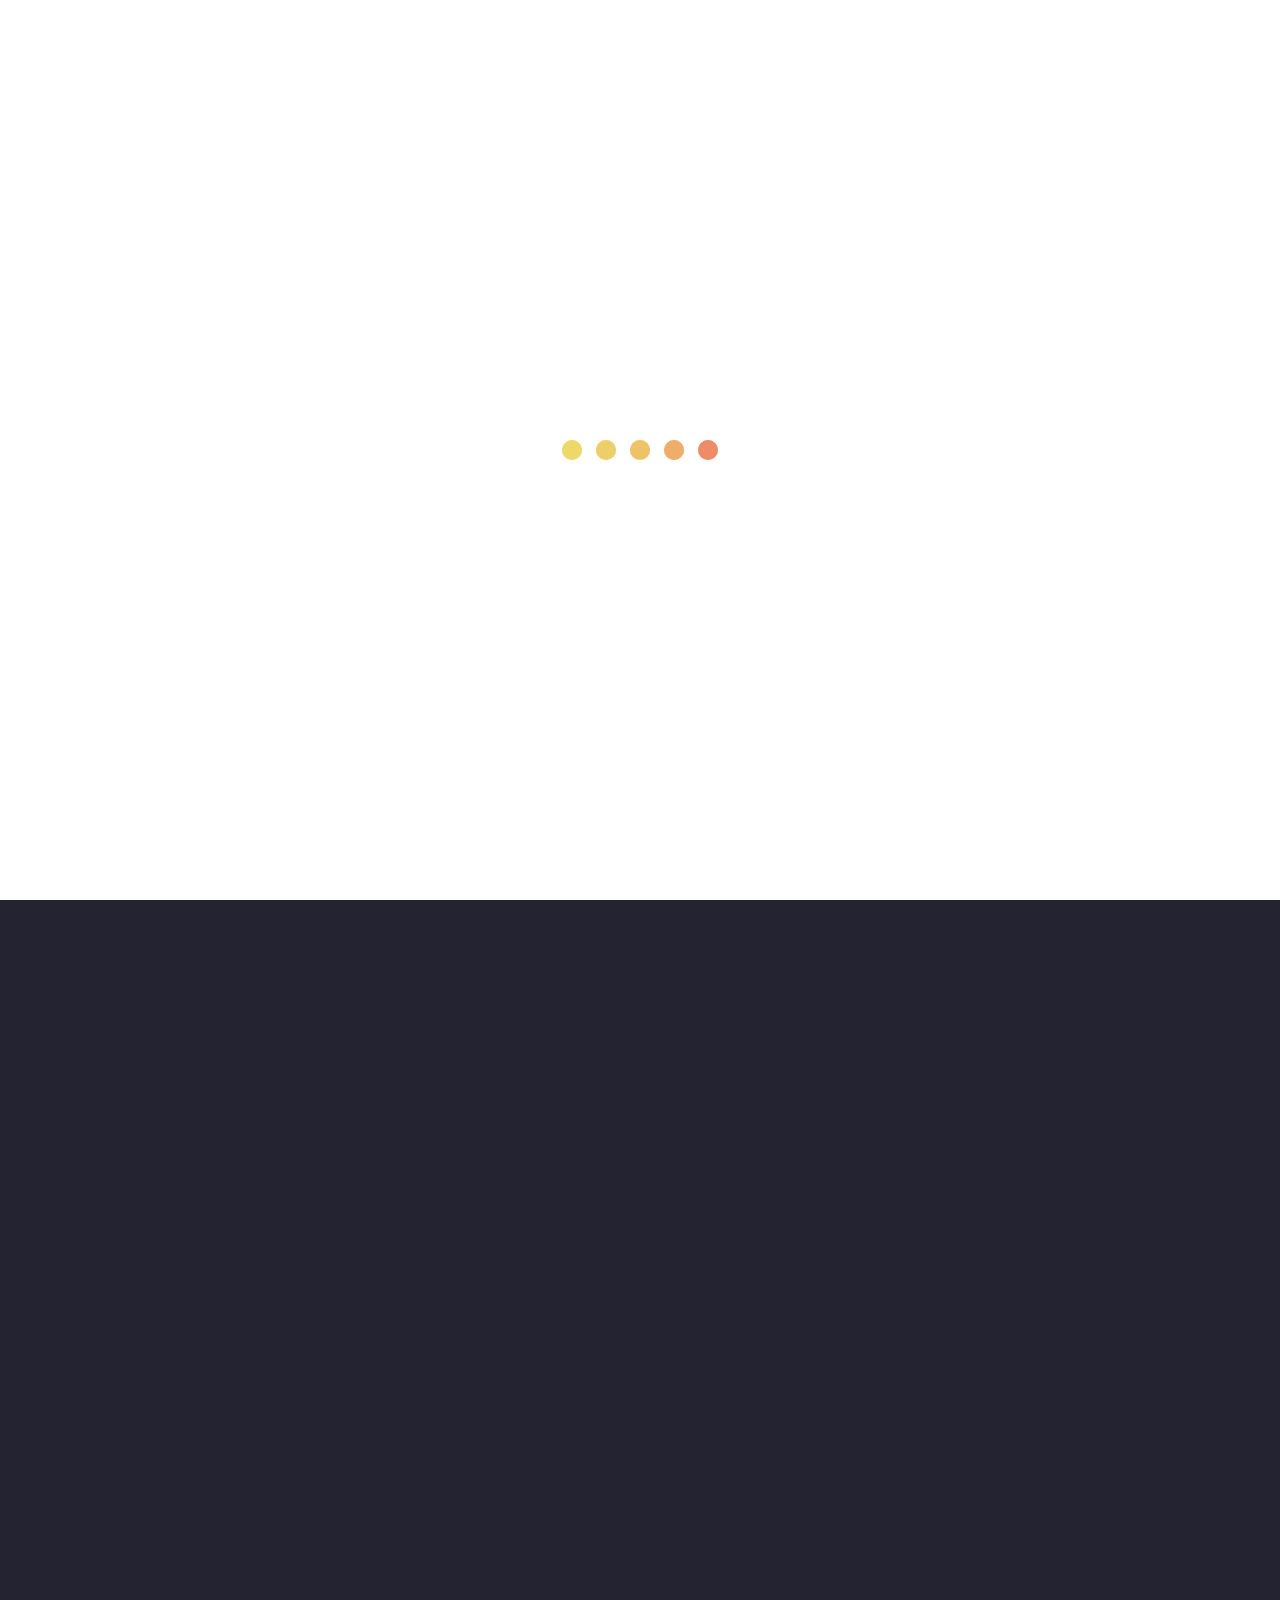
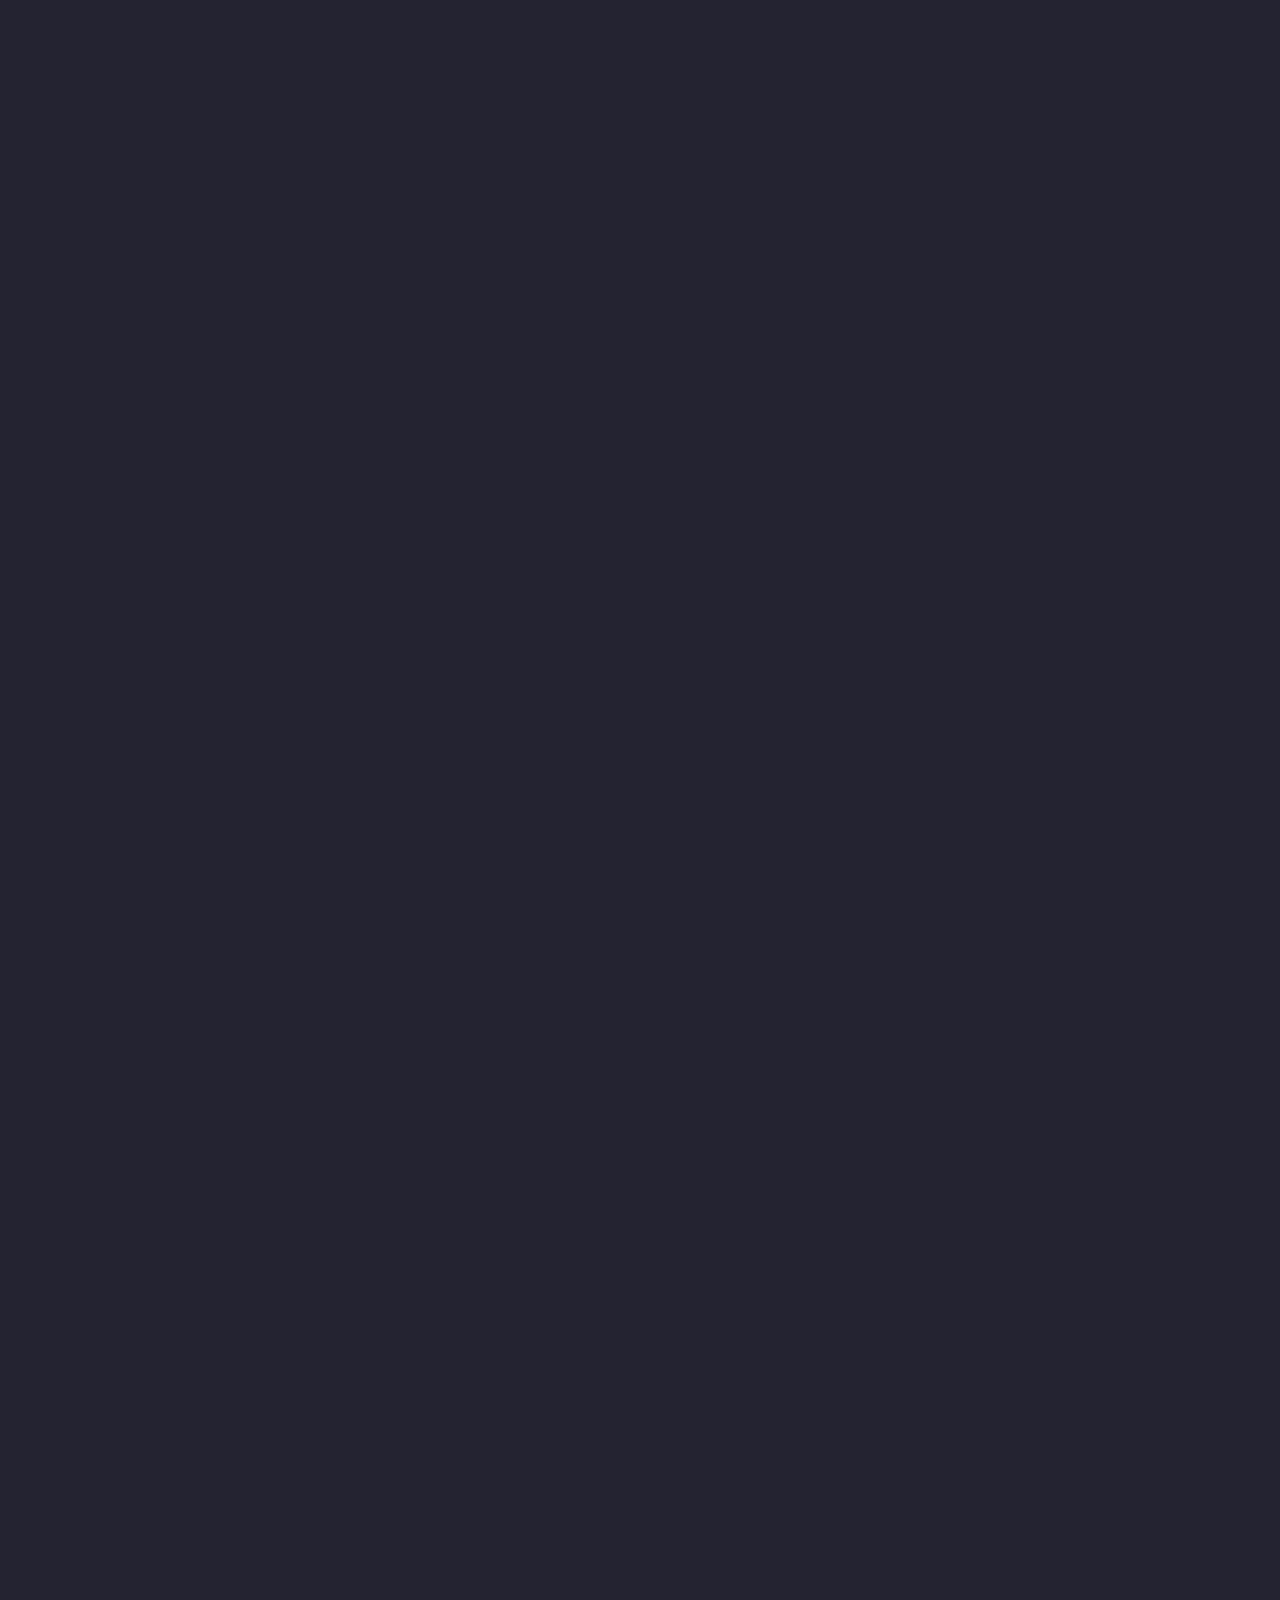
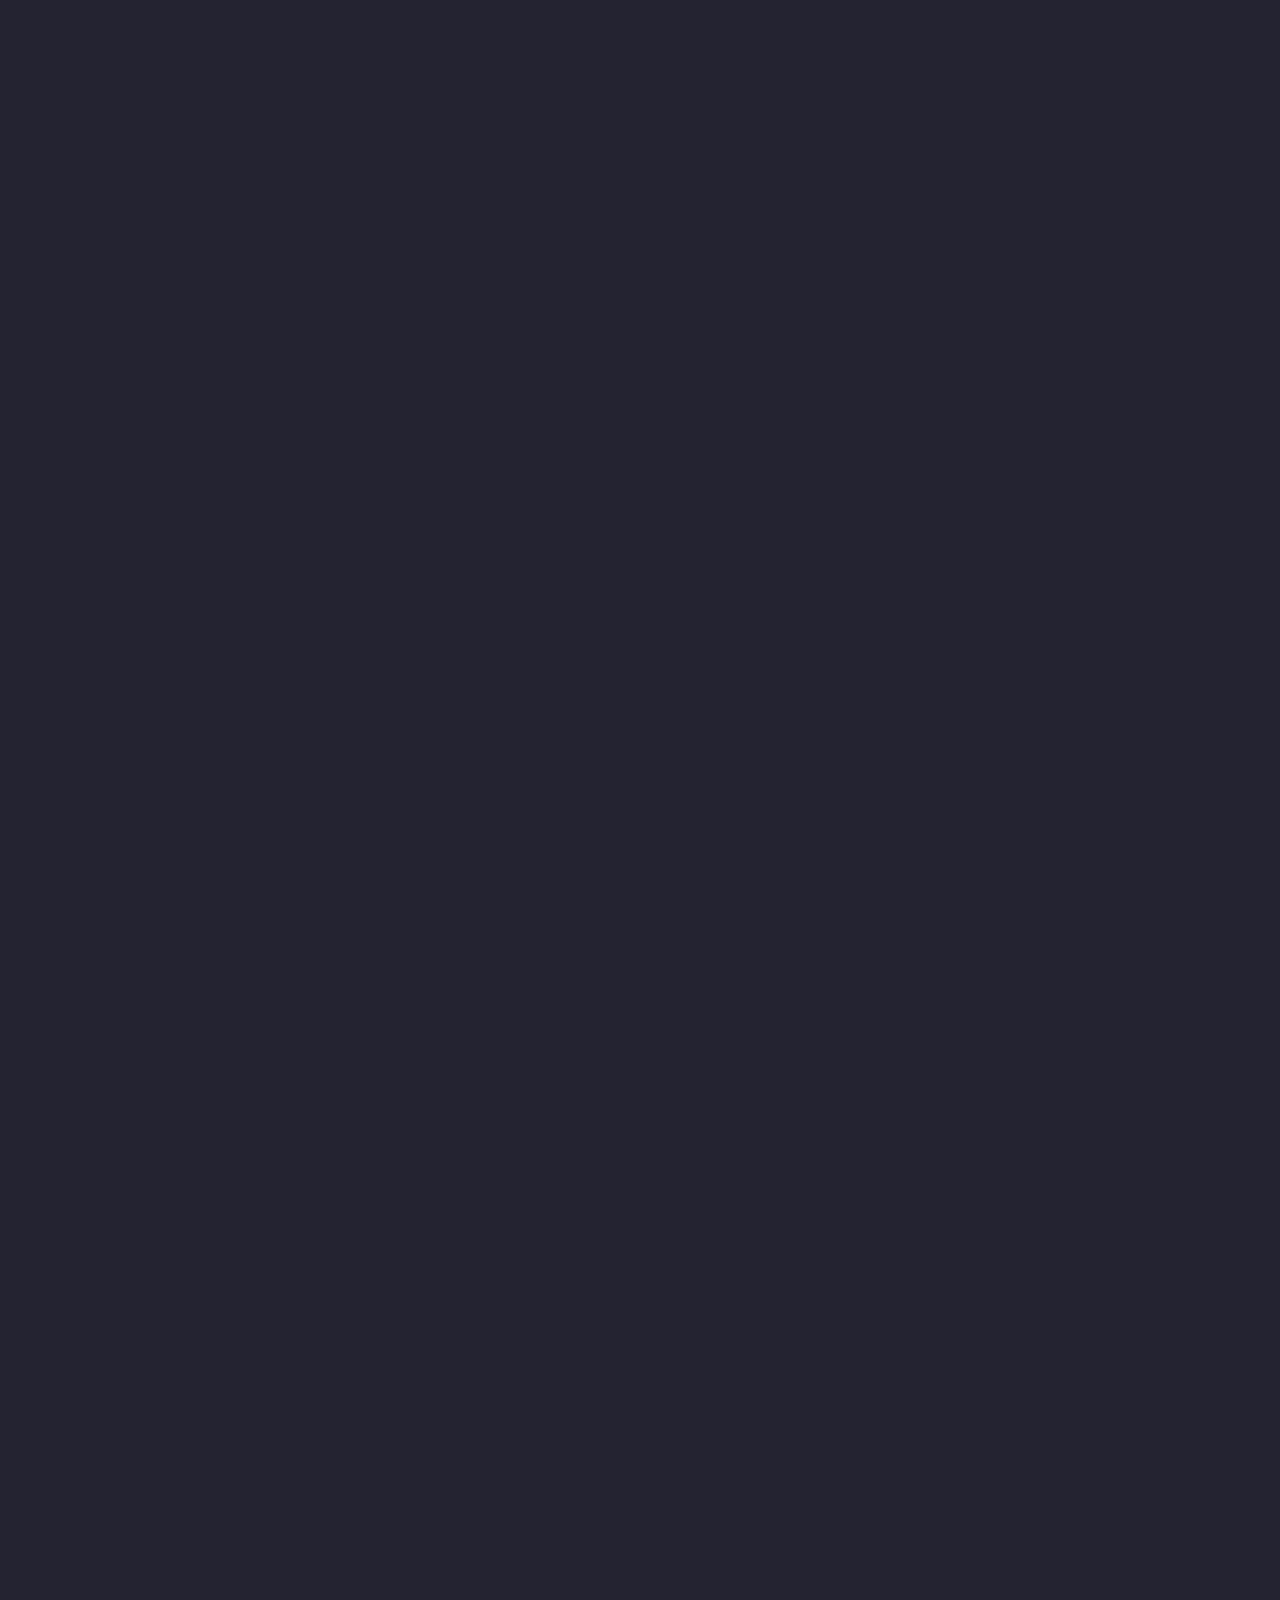
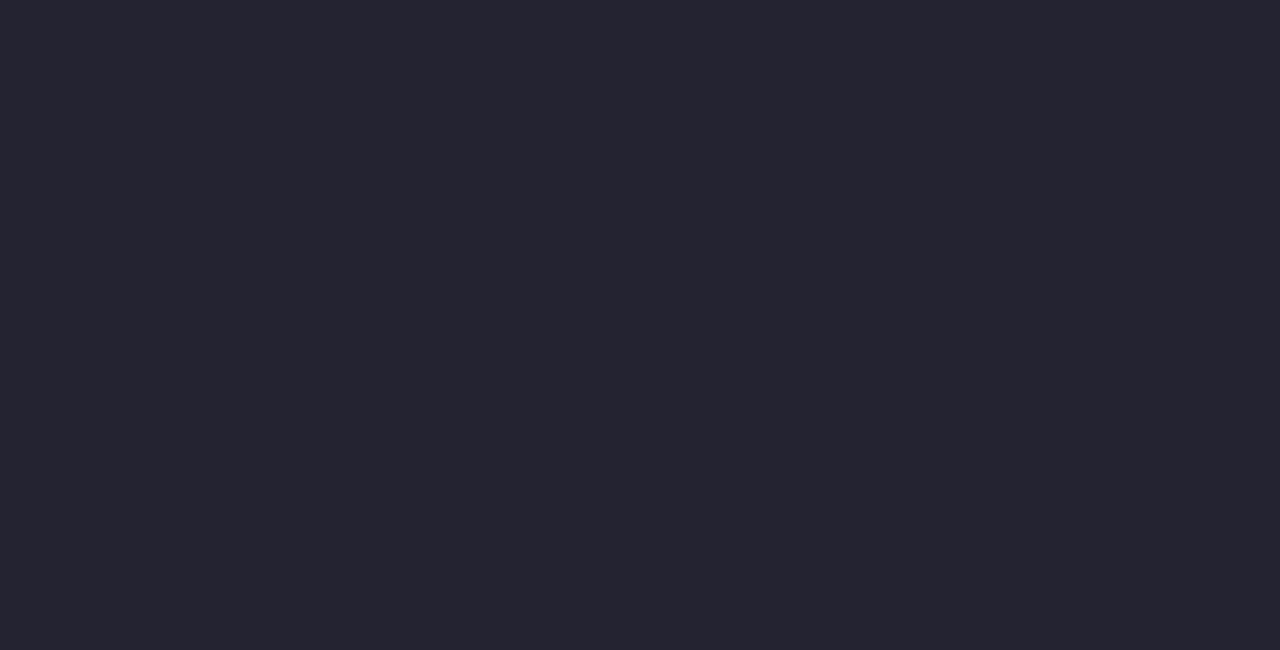
<file: Portfolio/src/index.html>
<!DOCTYPE html>
<html lang="ru">
<head>
  <meta charset="UTF-8">
  <title>Портфолио</title>
  <link rel="stylesheet" type="text/css" href="css/style.css">
  <link rel="stylesheet" type="text/css" href="css/fullpage.css">
  <link rel="stylesheet" type="text/css" href="css/animate.css">
  <link rel="stylesheet" type="text/css" href="font-awesome/css/font-awesome.min.css">
  <link rel="shortcut icon" href="img/icon.png" type="image/png">

  <script src="https://ajax.googleapis.com/ajax/libs/jquery/3.3.1/jquery.min.js"></script>
  <script src="js/fullpage.js"></script>
  <script src="js/main.js"></script>
  <script src="js/script.js"></script>
  <!-- <script src="js/number-stats.js"></script> -->
  <script src="js/jquery.maskedinput.min.js"></script>
  <script src="js/wow.min.js"></script>
  <script src="js/skillbar.js"></script>
  <!-- <script src="js/jquery.maskedinput.min.js"></script> -->

 </head>
<body> 
<div class="preloader" id="preloader">
  <div class="container">
  <div class="item-1"></div>
  <div class="item-2"></div>
  <div class="item-3"></div>
  <div class="item-4"></div>
  <div class="item-5"></div>
</div>
</div>

<ul class="menu" id="menu">
   <li data-menuanchor="0rdPage"><a class="text_color" href="#0rdPage">Главная</a></li>
   <li data-menuanchor="1rdPage"><a class="text_color" href="#1rdPage">навыки</a></li>
   <li data-menuanchor="2rdPage"><a class="text_color" href="#2rdPage">работы</a></li>
   <li data-menuanchor="3rdPage"><a class="text_color" href="#3rdPage">О себе</a></li>
   <li data-menuanchor="4rdPage"><a class="text_color" href="#4rdPage">Картинки</a></li>
   <li data-menuanchor="5rdPage"><a class="text_color" href="#5rdPage">ПОРАБОТАЕМ?</a></li>
  </ul>

 <div id="fullpage">
  <div class="section" id="section0">
   <div class="bg"></div>
   <div class="content">
     <div class="intro">
     <div class="brand_heading">
       <span class="txt-rotate" data-period="100" data-rotate='[ "Привет", "Здравствуй" ]'></span>
     </div>
     <!-- end typer hello -->
     <p class="intro-text">Меня завут Андрей.
       <br> Я программист
     </div>
     <div class="mouse-warp">
       <a href="#1rdPage" class="page-scroll">
         <div class="mouse">
           <div class="scroll"></div>
         </div>
       </a>
     </div>
   </div>
 </div>

 <div class="section" id="section1">
   <div class="bg"></div>
    <div class="content" id="skillbar_mid">
      <h2 class="skills" >Мои навыки</h2>
      <h3 class="skilltext" >Привет, я веб-разработчик и не только.</h3>
      <h3 class="skilltext" >Это далеко не весь перечень моих навыков и умений.</h3>
       <div class="skillbar_mid">
      <div class="skillbar" data-percent="90%">
        <div class="skillbar-title" style="background: rgb(221, 30, 47)"><span class="spans">HTML</span></div>
        <div class="skillbar-bar" style="background: rgb(221, 30, 47)" ></div>
        <div class="skillbar-bar-percrnt">90%</div>
      </div>
      <div class="skillbar" data-percent="85%">
        <div class="skillbar-title" style="background: rgb(235, 176, 53)"><span class="spans">CSS+SASS</span></div>
        <div class="skillbar-bar" style="background: rgb(235, 176, 53)" ></div>
        <div class="skillbar-bar-percrnt">85%</div>
      </div>
      <div class="skillbar" data-percent="85%">
        <div class="skillbar-title" style="background: #E95420"><span class="spans">Blender 3D</span></div>
        <div class="skillbar-bar" style="background: #E95420" ></div>
        <div class="skillbar-bar-percrnt">85%</div>
      </div>
      <div class="skillbar" data-percent="80%">
        <div class="skillbar-title" style="background: #218559"><span class="spans">Photoshop</span></div>
        <div class="skillbar-bar" style="background: #218559" ></div>
        <div class="skillbar-bar-percrnt">80%</div>
      </div>
      <div class="skillbar" data-percent="75%">
        <div class="skillbar-title" style="background: #2FCEA0"><span class="spans">Javascript</span></div>
        <div class="skillbar-bar" style="background: #2FCEA0" ></div>
        <div class="skillbar-bar-percrnt">75%</div>
      </div>
      <div class="skillbar" data-percent="70%">
        <div class="skillbar-title" style="background: rgb(0, 205, 215, 1)"><span class="spans">SQL</span></div>
        <div class="skillbar-bar" style="background: rgb(0, 205, 215, 1)" ></div>
        <div class="skillbar-bar-percrnt">70%</div>
      </div>
      <div class="skillbar" data-percent="65%">
        <div class="skillbar-title" style="background: rgb(6, 162, 203)"><span class="spans">jQuery</span></div>
        <div class="skillbar-bar" style="background: rgb(6, 162, 203)" ></div>
        <div class="skillbar-bar-percrnt">65%</div>
      </div>
      <div class="skillbar" data-percent="60%">
        <div class="skillbar-title" style="background: rgb(171, 77, 210)"><span class="spans">PHP</span></div>
        <div class="skillbar-bar" style="background: rgb(171, 77, 210)" ></div>
        <div class="skillbar-bar-percrnt">60%</div>
      </div>
      <div class="skillbar" data-percent="50%">
        <div class="skillbar-title" style="background: rgb(22, 58, 160, 1)"><span class="spans">Node.js</span></div>
        <div class="skillbar-bar" style="background: rgb(22, 58, 160, 1)" ></div>
        <div class="skillbar-bar-percrnt">50%</div>
      </div>
      </div>
   </div>
 </div>

 <div class="section" id="section2">
   <div class="bg"></div>
   <div class="content">
    <div class="work_title">
      <h2 class="w_title">Мои работы</h2>
    </div>
    <div class="blocks">
      <a class="block_text" href="/work.html">
     <div class="block_0"><p class="text_block">Добрый картон</p></div>
       </a>
      <a class="block_text" href="/work-chemistry.html">
     <div class="block_1"><p class="text_block">Мультимедийный учебник</p></div>
       </a>
       <a class="block_text" href="/work-shop.html">
     <div class="block_2"><p class="text_block">Интернет магазин</p></div>
       </a>
       <a class="block_text" href="/work-tour.html">
     <div class="block_3"><p class="text_block">Йога-туры в Индию</p></div>
       </a>
     </div>
   </div>
 </div>

 <div class="section" id="section3">
   <div class="bg"></div>
   <div class="content">
    <div class="about_title">
      <h2 class="a_title">О себе</h2>
    </div>
     <div class="about">
       <div class="three_columns">
         <img class="profile-pic" src="img/profilepic.jpg" alt="">
       </div>
       <div class="text">
        <h2 class="contact-det">Рыбин Андрей Михайлович</h2>
        <p class="text0">Я молодой начинающий специалист, с небольшим опытом работы, но с большим желанием учиться и развиваться в сфере IT.<br>
        В ходе обучения овладел основами языков: Ассемблер, C#, Java, JavaScript, PHP(Ajax). Знание основ ООП.	
        <br>(Более подробная информация написана в резюме, которое вы можете посмотреть, нажав на кнопку ниже.)</p>
       <div class="contacts">
        <h2 class="contact-det">Контактные Данные</h2>
        <p class="contact-details">
         <span class="text1">Электронный адрес</span><br>
         <span class="text2">rybin98@yandex.ru</span><br>
         <span class="text1">Место проживания</span><br>
         <span class="text2">г.Москва </span><br>
        </p>
      </div>
       <div class="button_downloads">
        <a href="download/CV_Rybin_Andrey_Mikhailovich_developer.pdf" target="_blank">
         <button onclick="ym(54451024, 'reachGoal', 'button_dow'); return true;" class="button_download button_download-od down-block__button">
            ПОСМОТРЕТЬ РЕЗЮМЕ
          </button></a>
        </div>
       </div>
     </div>
     <section id="counter_stats">
       <div class="stats">
         <div class="stat">
           <span class="fa fa-code" aria-hidden="true"></span>
             <div class="counter" data-count="900000">900000</div>
             <p class="stats_img">строк кода</p>
         </div>
         <div class="stat">
           <span class="fa fa-check" aria-hidden="true"></span>
             <div class="counter" data-count="10">10</div>
             <p class="stats_img">проектов выполненено</p>
         </div>
         <div class="stat">
           <span class="fa fa-coffee" aria-hidden="true"></span>
             <div class="counter" data-count="999">999</div>
             <p class="stats_img">чашек кофе</p>
         </div>
       </div>
     </section>
   </div>
 </div>
 <div class="section" id="section4">
   <div class="bg"></div>
   <div class="content">
     <div class="slide">
      <div class="mail">
       <h2 class="mail_lable">ДОБРЫЙ КАРТОН</h2>
       <p class="mail_text">Заказ картонных упаковок</p>
      </div>
      <img class="img_portf" data-src="img/logo/picture-1.jpg">
     </div>
     <div class="slide">
      <div class="mail">
       <h2 class="mail_lable">CHEMISTRY</h2>
       <p class="mail_text">Электронный учебник по химии</p>
      </div>
      <img class="img_portf" data-src="img/logo/picture-2.jpg">
     </div>
     <div class="slide">
      <div class="mail">
       <h2 class="mail_lable">ИНТЕРНЕТ МАГАЗИН</h2>
       <p class="mail_text">Комплектующие для PC</p>
      </div>
      <img class="img_portf" data-src="img/logo/picture-3.jpg">
     </div>
     <div class="slide">
      <div class="mail">
       <h2 class="mail_lable">Travel</h2>
       <p class="mail_text">ЙОГА-ТУРЫ В ИНДИЮ</p>
      </div>
      <img class="img_portf" data-src="img/logo/picture-4.jpg">
     </div>
     
     
   </div>
 </div>

 <div class="section" id="section5">
   <div class="bg"></div>
   <div class="content">
    <div class="mail">
      <h2 class="mail_lable">СВЯЖИТЕСЬ СО МНОЙ</h2>
      <p class="mail_text">Если вы хотите поработать со мной или просто хотите поздороваться, я бы с удовольствием выслушал вас!</p>
    </div>
    <div class="contact-form">
      <form class="ajax_contact" action="mail.php" method="POST">
        <div class="form_group_1">
          <input class="form_group" type="name" data-validate id="name" name="user_name" placeholder="Ваше имя *">
        </div>
        <div class="form_group_1">
          <input class="form_group" type="email" data-validate id="email" name="user_email" placeholder="E-mail *">
        </div>
        <div class="form_group_1">
          <input class="form_group" type="tel" data-validate id="tel" name="user_tel" placeholder="Телефон *">
        </div>
        <div class="form_group_1">
          <textarea class="form_field" type='message' data-validate id="message" name="user_message" cols="30" rows="8" placeholder="Сообщение"></textarea>
        </div>
        <div class="button_sab">
          <button  onclick="ym(54451024, 'reachGoal', 'button_mail'); return true;" class="button button-o sab-block__button">
            <i class="fa fa-rocket fa-lg" aria-hidden="true"></i>
            <font class="vertical-align: inherit">ОТПРАВИТЬ СООБЩЕНИЕ</font>
          </button>
        </div>
      </form>
    </div>


     
   </div>
 </div>

 <div class="section fp-auto-height" id="section6" >
  <div class="bg"></div>
   <div class="footer">
     <p class="footer_text">© RYBIN ANDREY 2019</p>
     
   </div>
 </div>

 
  
  </div>

<!-- Yandex.Metrika counter --> <script type="text/javascript" > (function(m,e,t,r,i,k,a){m[i]=m[i]||function(){(m[i].a=m[i].a||[]).push(arguments)}; m[i].l=1*new Date();k=e.createElement(t),a=e.getElementsByTagName(t)[0],k.async=1,k.src=r,a.parentNode.insertBefore(k,a)}) (window, document, "script", "https://mc.yandex.ru/metrika/tag.js", "ym"); ym(54451024, "init", { clickmap:true, trackLinks:true, accurateTrackBounce:true, webvisor:true, trackHash:true }); </script> <noscript><div><img src="https://mc.yandex.ru/watch/54451024" style="position:absolute; left:-9999px;" alt="" /></div></noscript> <!-- /Yandex.Metrika counter -->

</body>
</html>
</file>
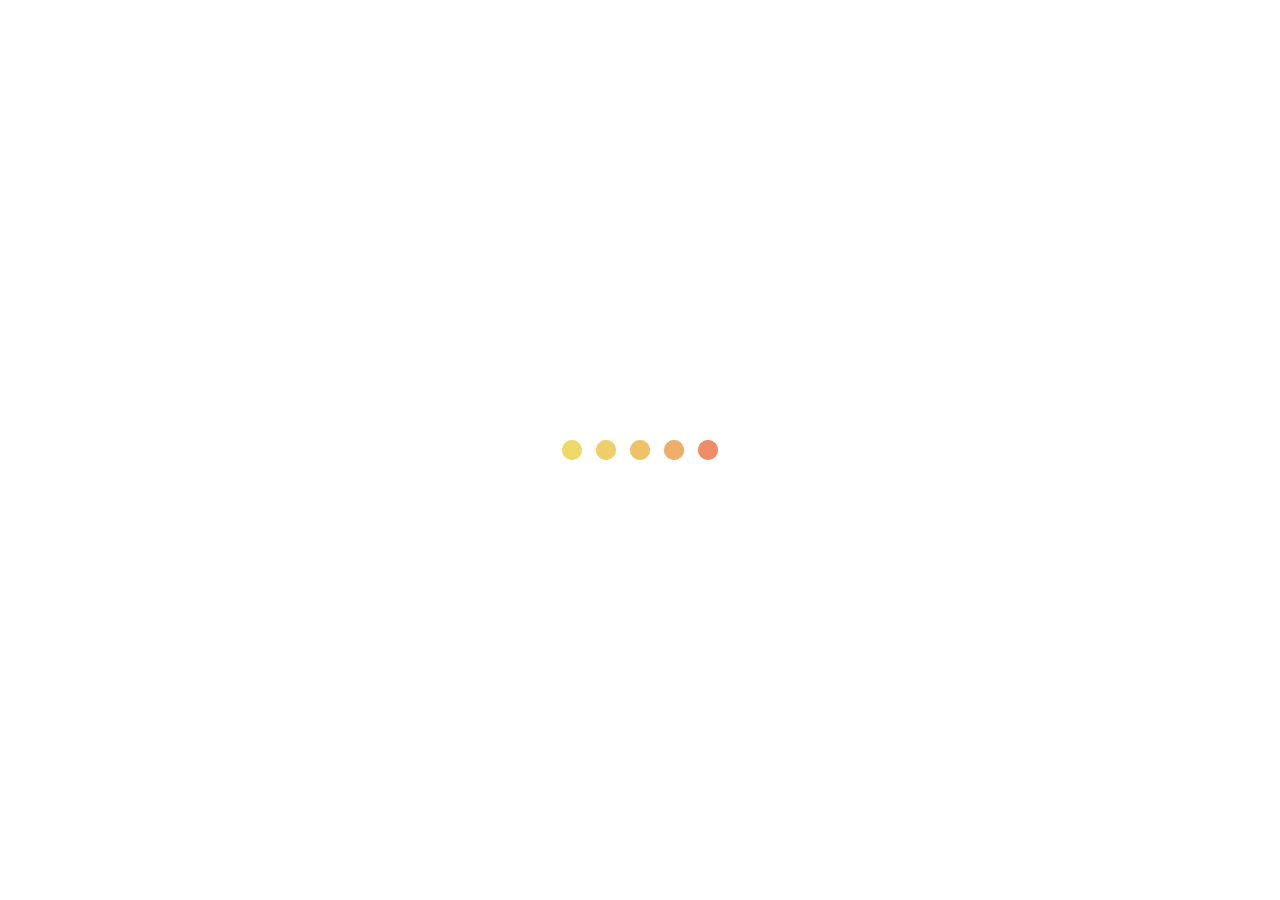
<file: Portfolio/src/thank-you.html>
<!DOCTYPE html>
<html lang="ru">
<head>
  <meta charset="UTF-8">
  <title>Портфолио</title>
  <link rel="stylesheet" type="text/css" href="css/style.css">
  <link rel="stylesheet" type="text/css" href="css/fullpage.css">
  <link rel="shortcut icon" href="img/icon.png" type="image/png">


  <script src="https://ajax.googleapis.com/ajax/libs/jquery/3.3.1/jquery.min.js"></script>
  <script src="js/fullpage.js"></script>
  <script src="js/main-thank.js"></script>
  <script src="js/jquery.maskedinput.min.js"></script>
  <script src="js/script.js"></script>

  

 </head>
<body> 

<div class="preloader" id="preloader">
  <div class="container">
  <div class="item-1"></div>
  <div class="item-2"></div>
  <div class="item-3"></div>
  <div class="item-4"></div>
  <div class="item-5"></div>
</div>
</div>


 <div id="fullpage">
  <div class="section" id="thank_you">
   <div class="content" id="cont_you">
     <h1 class="thank">Спасибо что удилили время</h1> 
     <!-- <h2 class="yor">Если вам очень хочется связаться со мной <br> Вы можете позвонить или написать</h2>

     <div class="contact">
       <h2 class="pfone"><img src="img/phone.ico">Номер телефона: +7 (916) 966-97-63</h2>
       <h2 class="email"><img src="img/letter.ico">Email: rybin98@yandex.ru</h2>
     </div>

     <div class="button_thank">
          <button class="button button-o sab-block__button" id="buttons">
            <font class="vertical-align: inherit">КОНТАКТЫ</font>
          </button> -->

   </div>
 </div>
</div>

  <!-- Yandex.Metrika counter --> <script type="text/javascript" > (function(m,e,t,r,i,k,a){m[i]=m[i]||function(){(m[i].a=m[i].a||[]).push(arguments)}; m[i].l=1*new Date();k=e.createElement(t),a=e.getElementsByTagName(t)[0],k.async=1,k.src=r,a.parentNode.insertBefore(k,a)}) (window, document, "script", "https://mc.yandex.ru/metrika/tag.js", "ym"); ym(54451024, "init", { clickmap:true, trackLinks:true, accurateTrackBounce:true, webvisor:true, trackHash:true }); </script> <noscript><div><img src="https://mc.yandex.ru/watch/54451024" style="position:absolute; left:-9999px;" alt="" /></div></noscript> <!-- /Yandex.Metrika counter -->

</body>
</html>
</file>
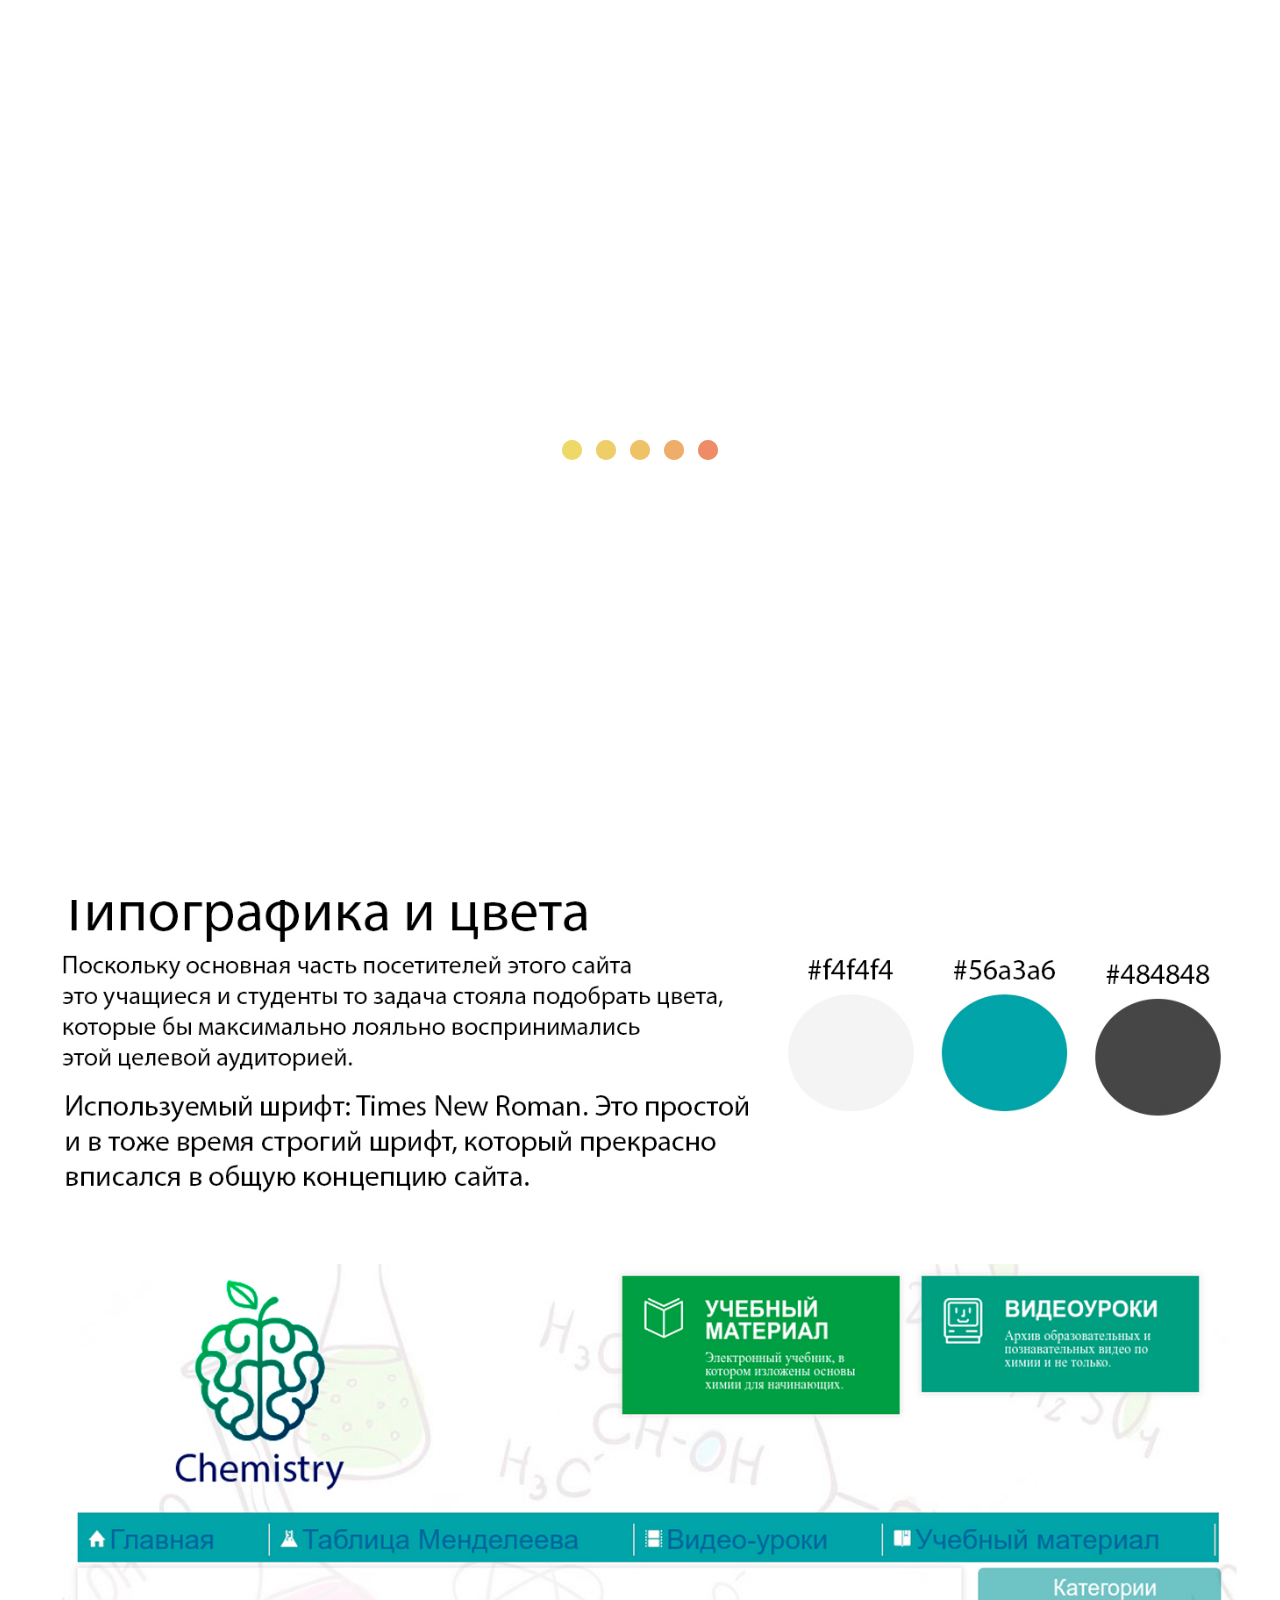
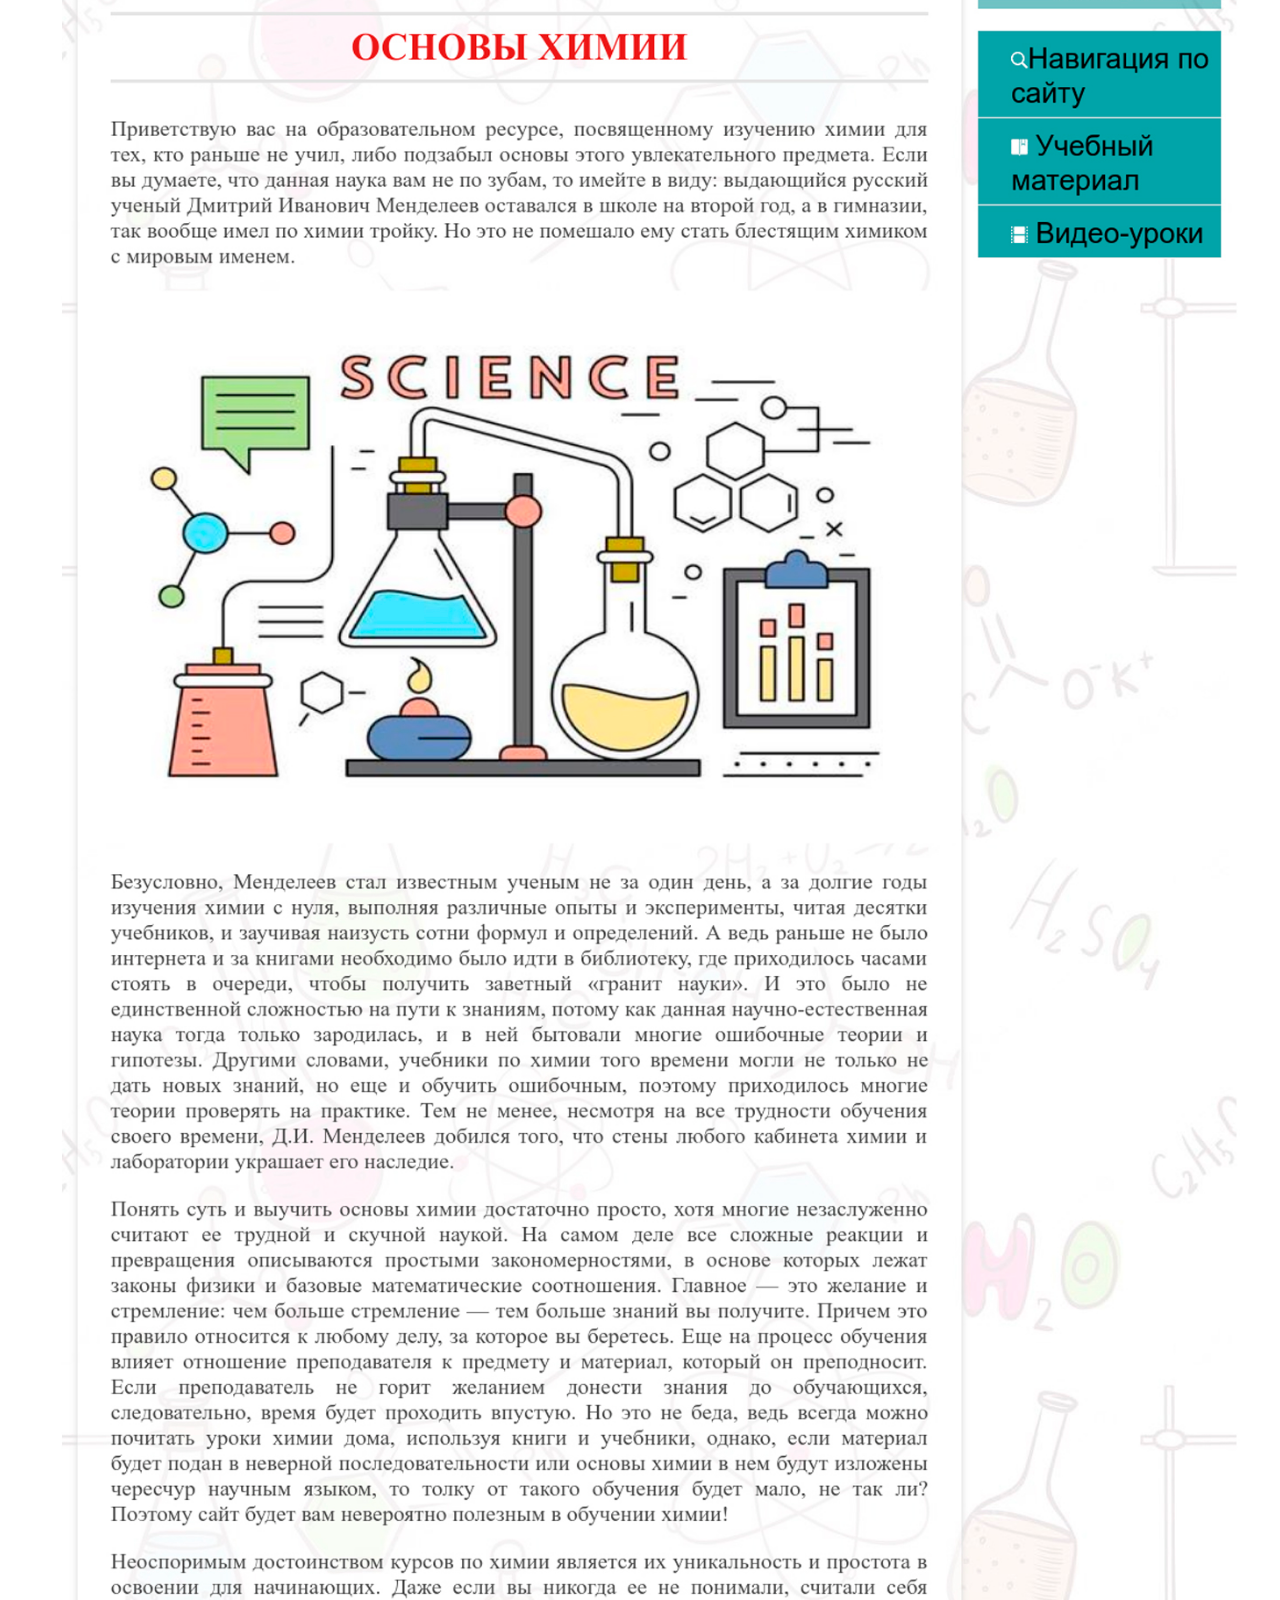
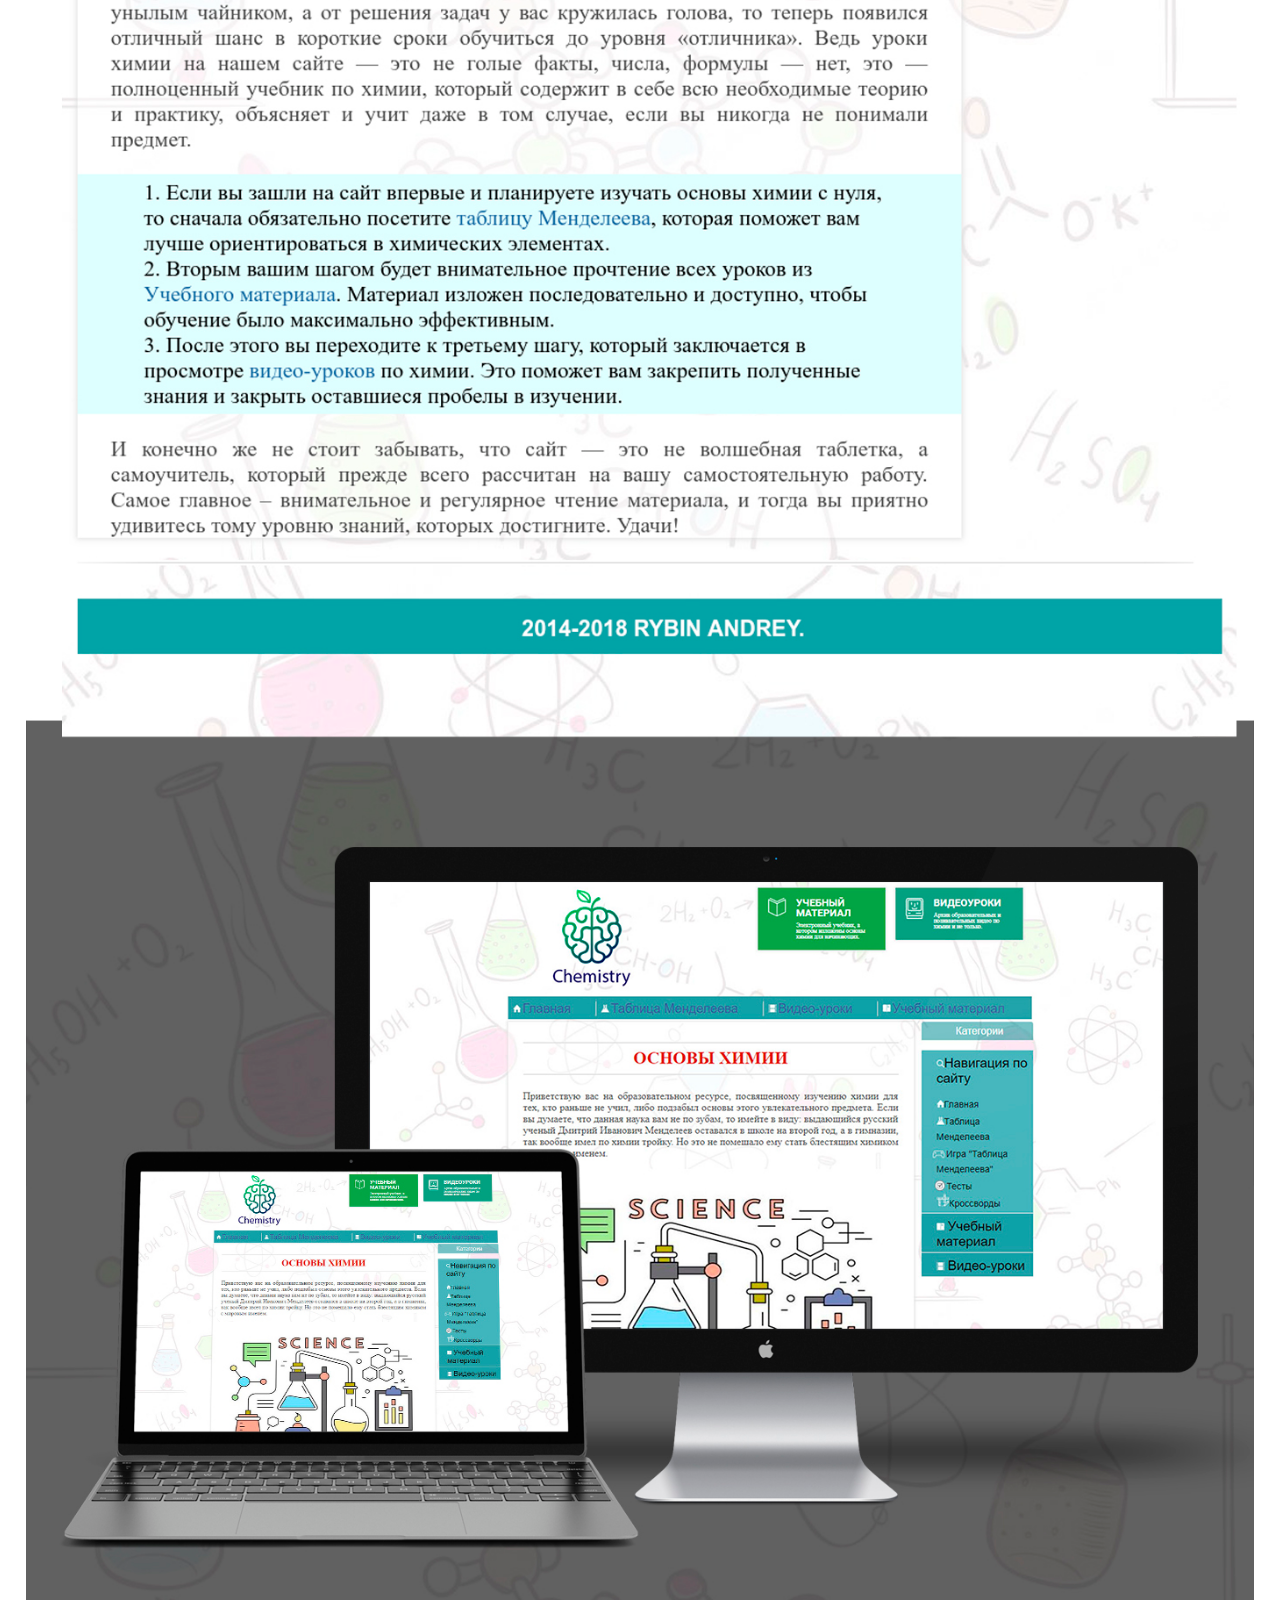
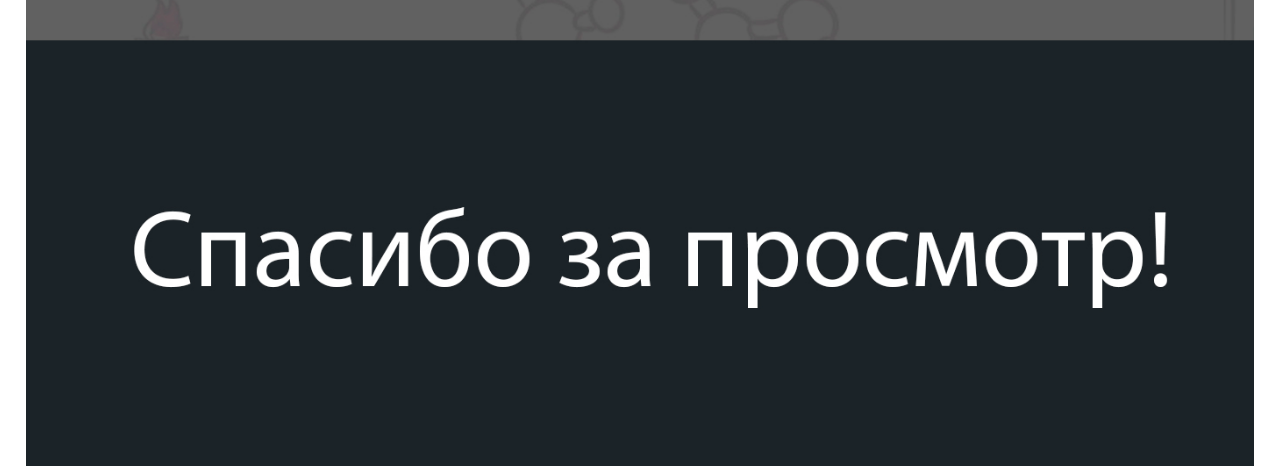
<file: Portfolio/src/work-chemistry.html>
<!DOCTYPE html>
<html lang="ru">
<head>
  <meta charset="UTF-8">
  <title>Портфолио</title>
  <link rel="stylesheet" type="text/css" href="css/style.css">
  <link rel="stylesheet" type="text/css" href="css/fullpage.css">
  <link rel="shortcut icon" href="img/icon.png" type="image/png">


  <script src="https://ajax.googleapis.com/ajax/libs/jquery/3.3.1/jquery.min.js"></script>
  <script src="js/fullpage.js"></script>
  <script src="js/main-thank.js"></script>
  <script src="js/jquery.maskedinput.min.js"></script>
  <script src="js/script.js"></script>

  

 </head>
<body> 

<div class="preloader" id="preloader">
  <div class="container">
  <div class="item-1"></div>
  <div class="item-2"></div>
  <div class="item-3"></div>
  <div class="item-4"></div>
  <div class="item-5"></div>
</div>
</div>

<section id="bg_work">
    <div class="work">
      <img src="img/logo/img-2.jpg" class="work_img">
    </div>
</section>   
  

<!-- Yandex.Metrika counter --> <script type="text/javascript" > (function(m,e,t,r,i,k,a){m[i]=m[i]||function(){(m[i].a=m[i].a||[]).push(arguments)}; m[i].l=1*new Date();k=e.createElement(t),a=e.getElementsByTagName(t)[0],k.async=1,k.src=r,a.parentNode.insertBefore(k,a)}) (window, document, "script", "https://mc.yandex.ru/metrika/tag.js", "ym"); ym(54451024, "init", { clickmap:true, trackLinks:true, accurateTrackBounce:true, webvisor:true, trackHash:true }); </script> <noscript><div><img src="https://mc.yandex.ru/watch/54451024" style="position:absolute; left:-9999px;" alt="" /></div></noscript> <!-- /Yandex.Metrika counter -->


</body>
</html>
</file>
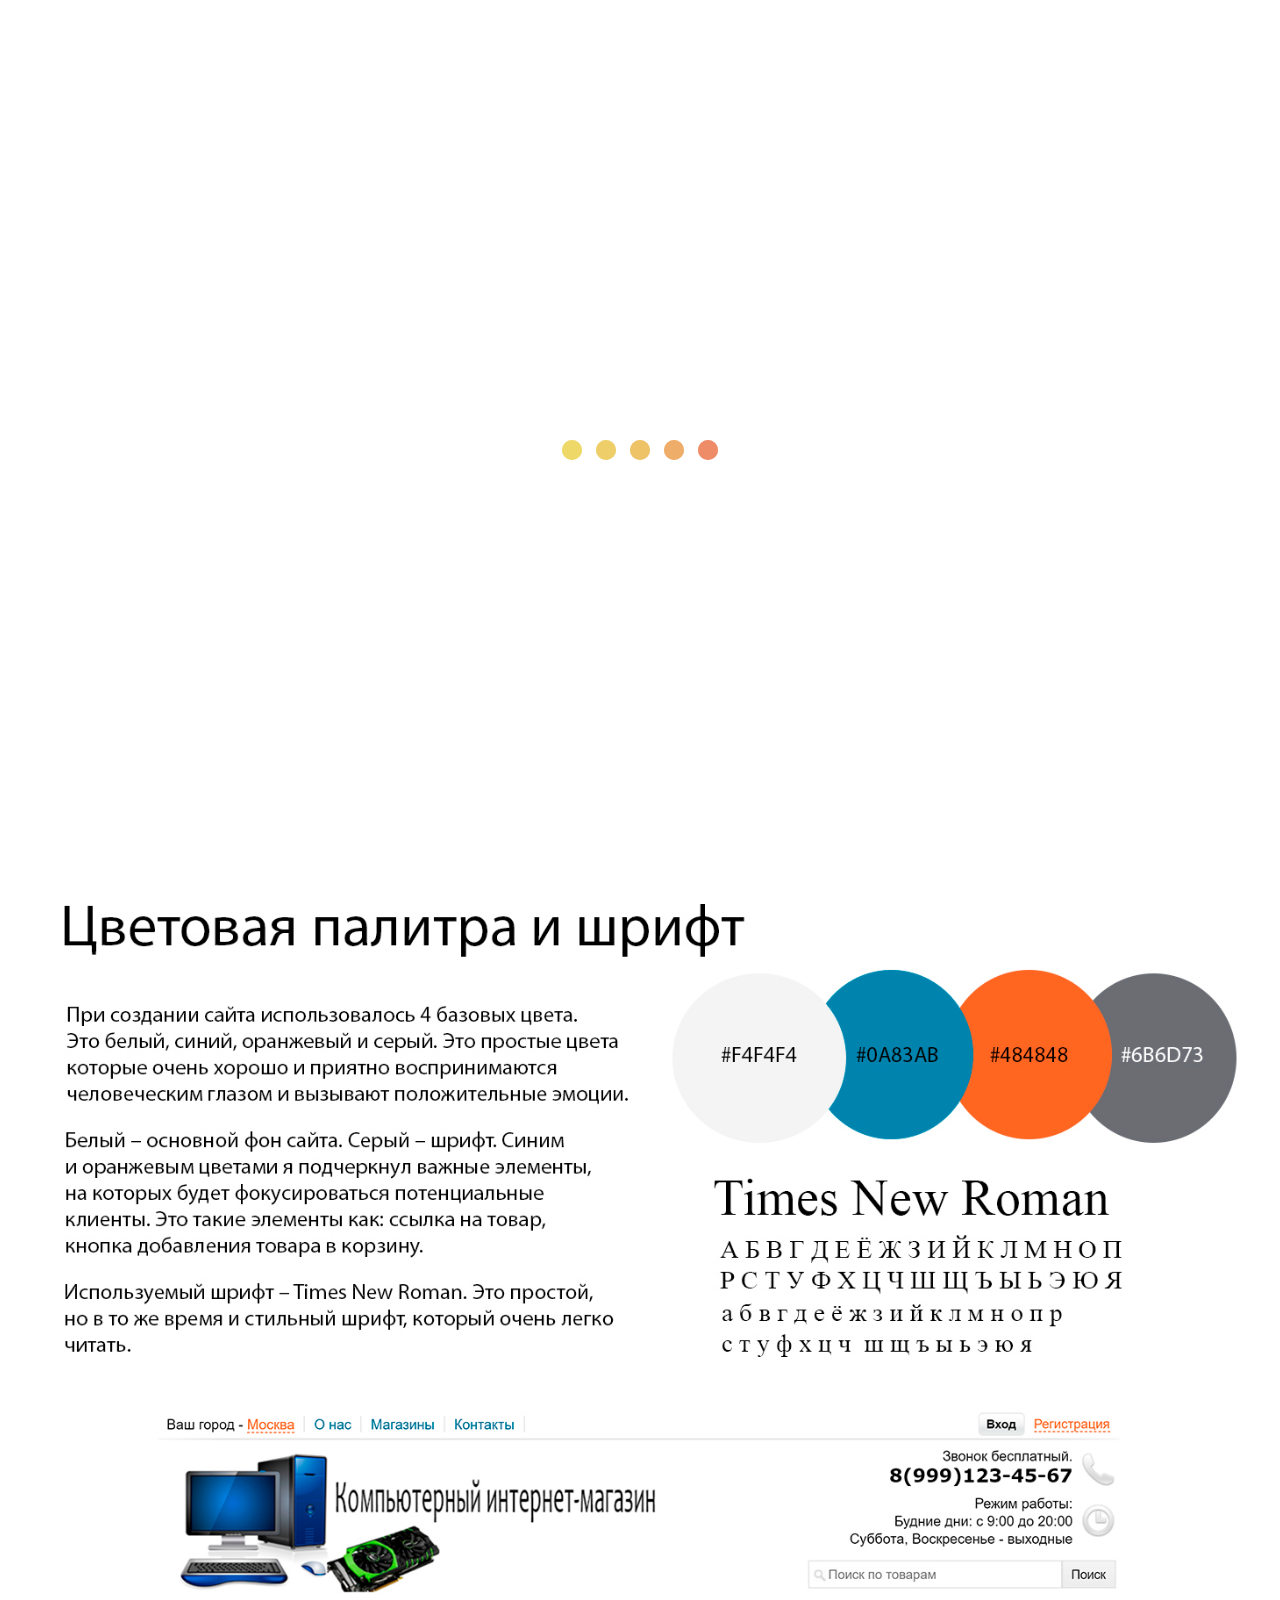
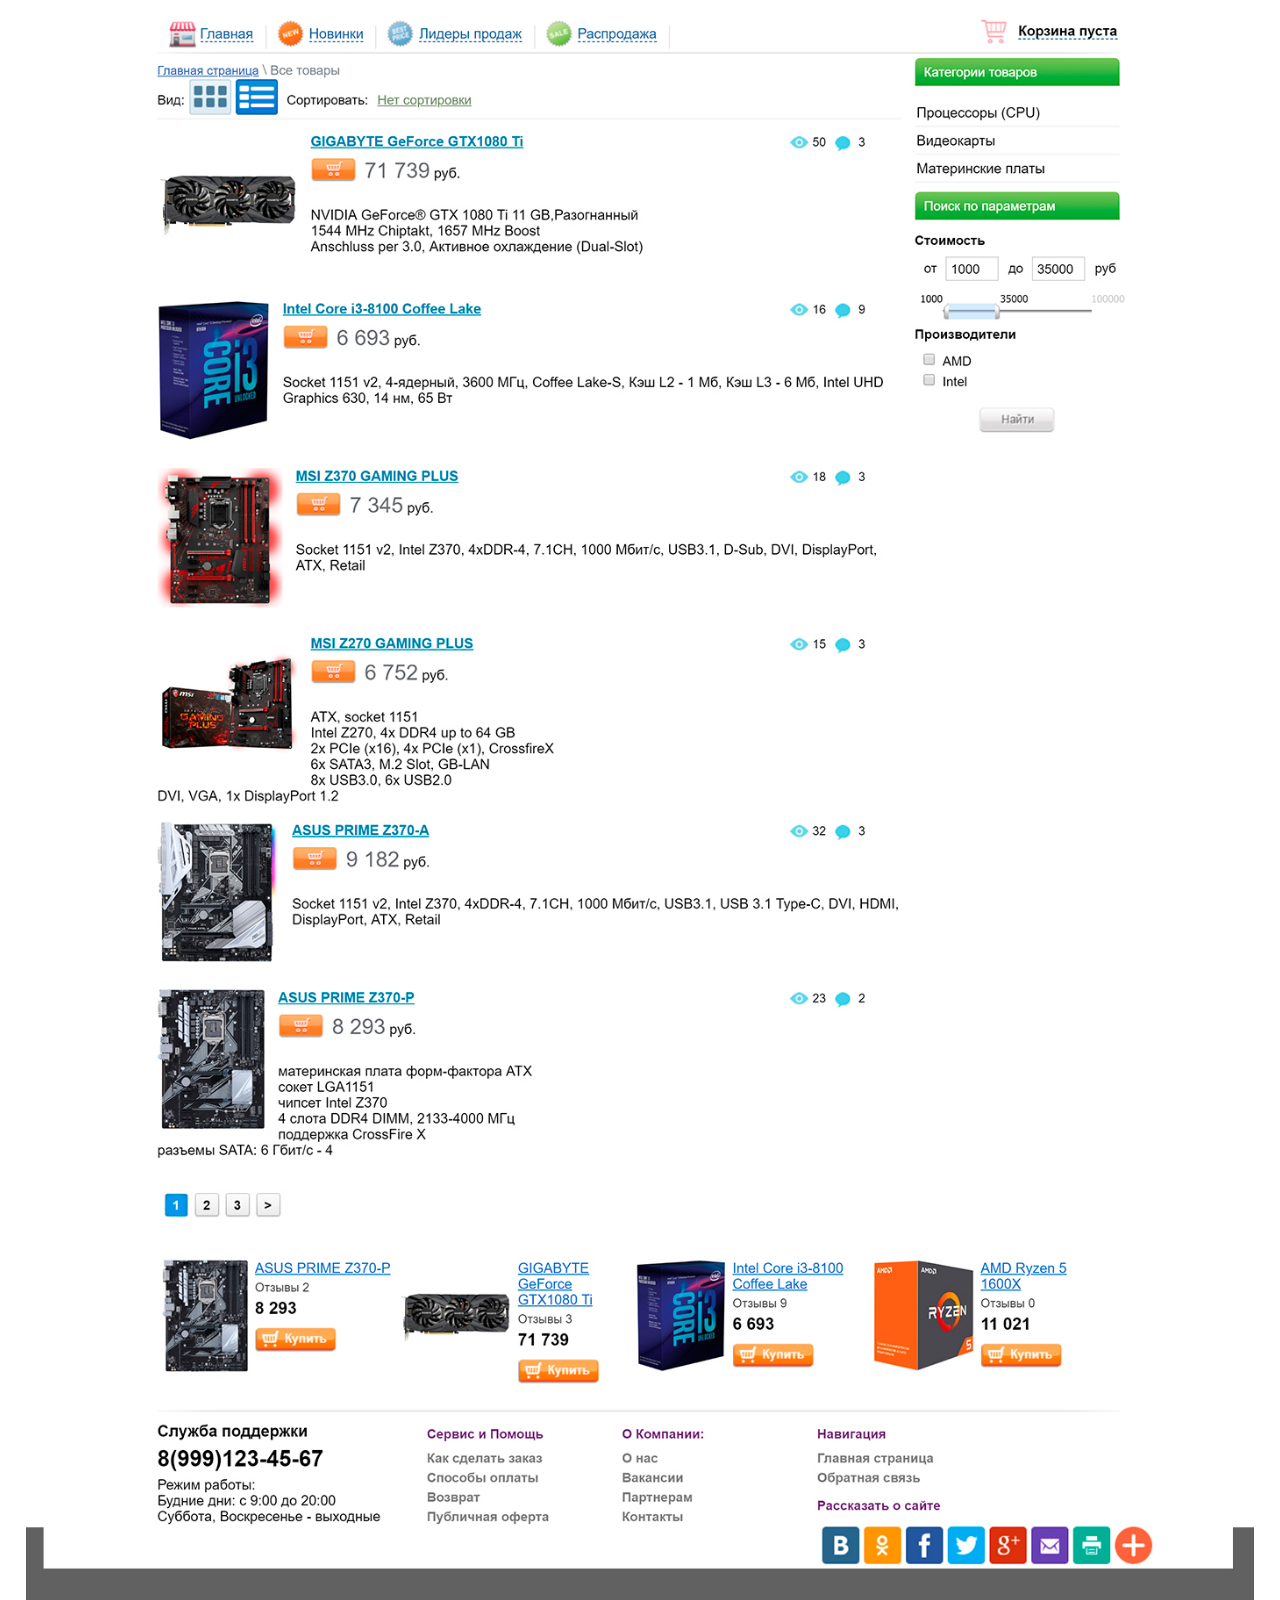
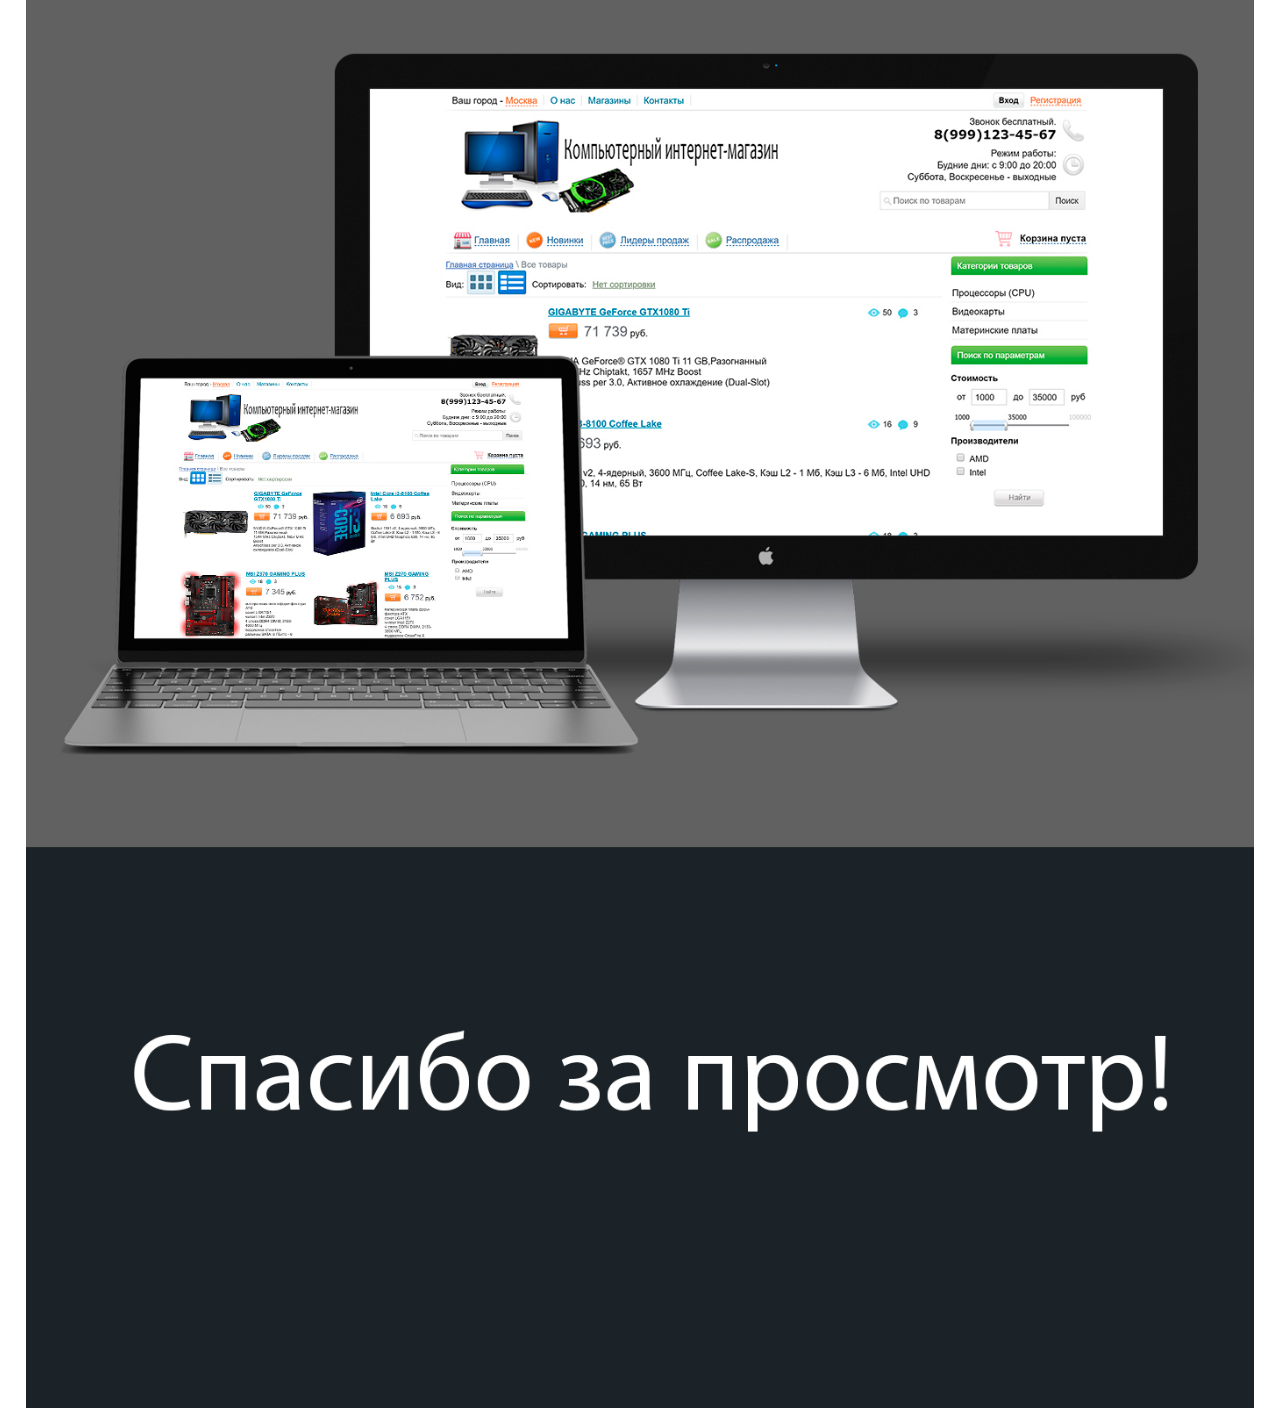
<file: Portfolio/src/work-shop.html>
<!DOCTYPE html>
<html lang="ru">
<head>
  <meta charset="UTF-8">
  <title>Портфолио</title>
  <link rel="stylesheet" type="text/css" href="css/style.css">
  <link rel="stylesheet" type="text/css" href="css/fullpage.css">
  <link rel="shortcut icon" href="img/icon.png" type="image/png">


  <script src="https://ajax.googleapis.com/ajax/libs/jquery/3.3.1/jquery.min.js"></script>
  <script src="js/fullpage.js"></script>
  <script src="js/main-thank.js"></script>
  <script src="js/jquery.maskedinput.min.js"></script>
  <script src="js/script.js"></script>

  

 </head>
<body> 

<div class="preloader" id="preloader">
  <div class="container">
  <div class="item-1"></div>
  <div class="item-2"></div>
  <div class="item-3"></div>
  <div class="item-4"></div>
  <div class="item-5"></div>
</div>
</div>

<section id="bg_work">
    <div class="work">
      <img src="img/logo/img-3.jpg" class="work_img">
    </div>
</section>   
  

  <!-- Yandex.Metrika counter --> <script type="text/javascript" > (function(m,e,t,r,i,k,a){m[i]=m[i]||function(){(m[i].a=m[i].a||[]).push(arguments)}; m[i].l=1*new Date();k=e.createElement(t),a=e.getElementsByTagName(t)[0],k.async=1,k.src=r,a.parentNode.insertBefore(k,a)}) (window, document, "script", "https://mc.yandex.ru/metrika/tag.js", "ym"); ym(54451024, "init", { clickmap:true, trackLinks:true, accurateTrackBounce:true, webvisor:true, trackHash:true }); </script> <noscript><div><img src="https://mc.yandex.ru/watch/54451024" style="position:absolute; left:-9999px;" alt="" /></div></noscript> <!-- /Yandex.Metrika counter -->

</body>
</html>
</file>
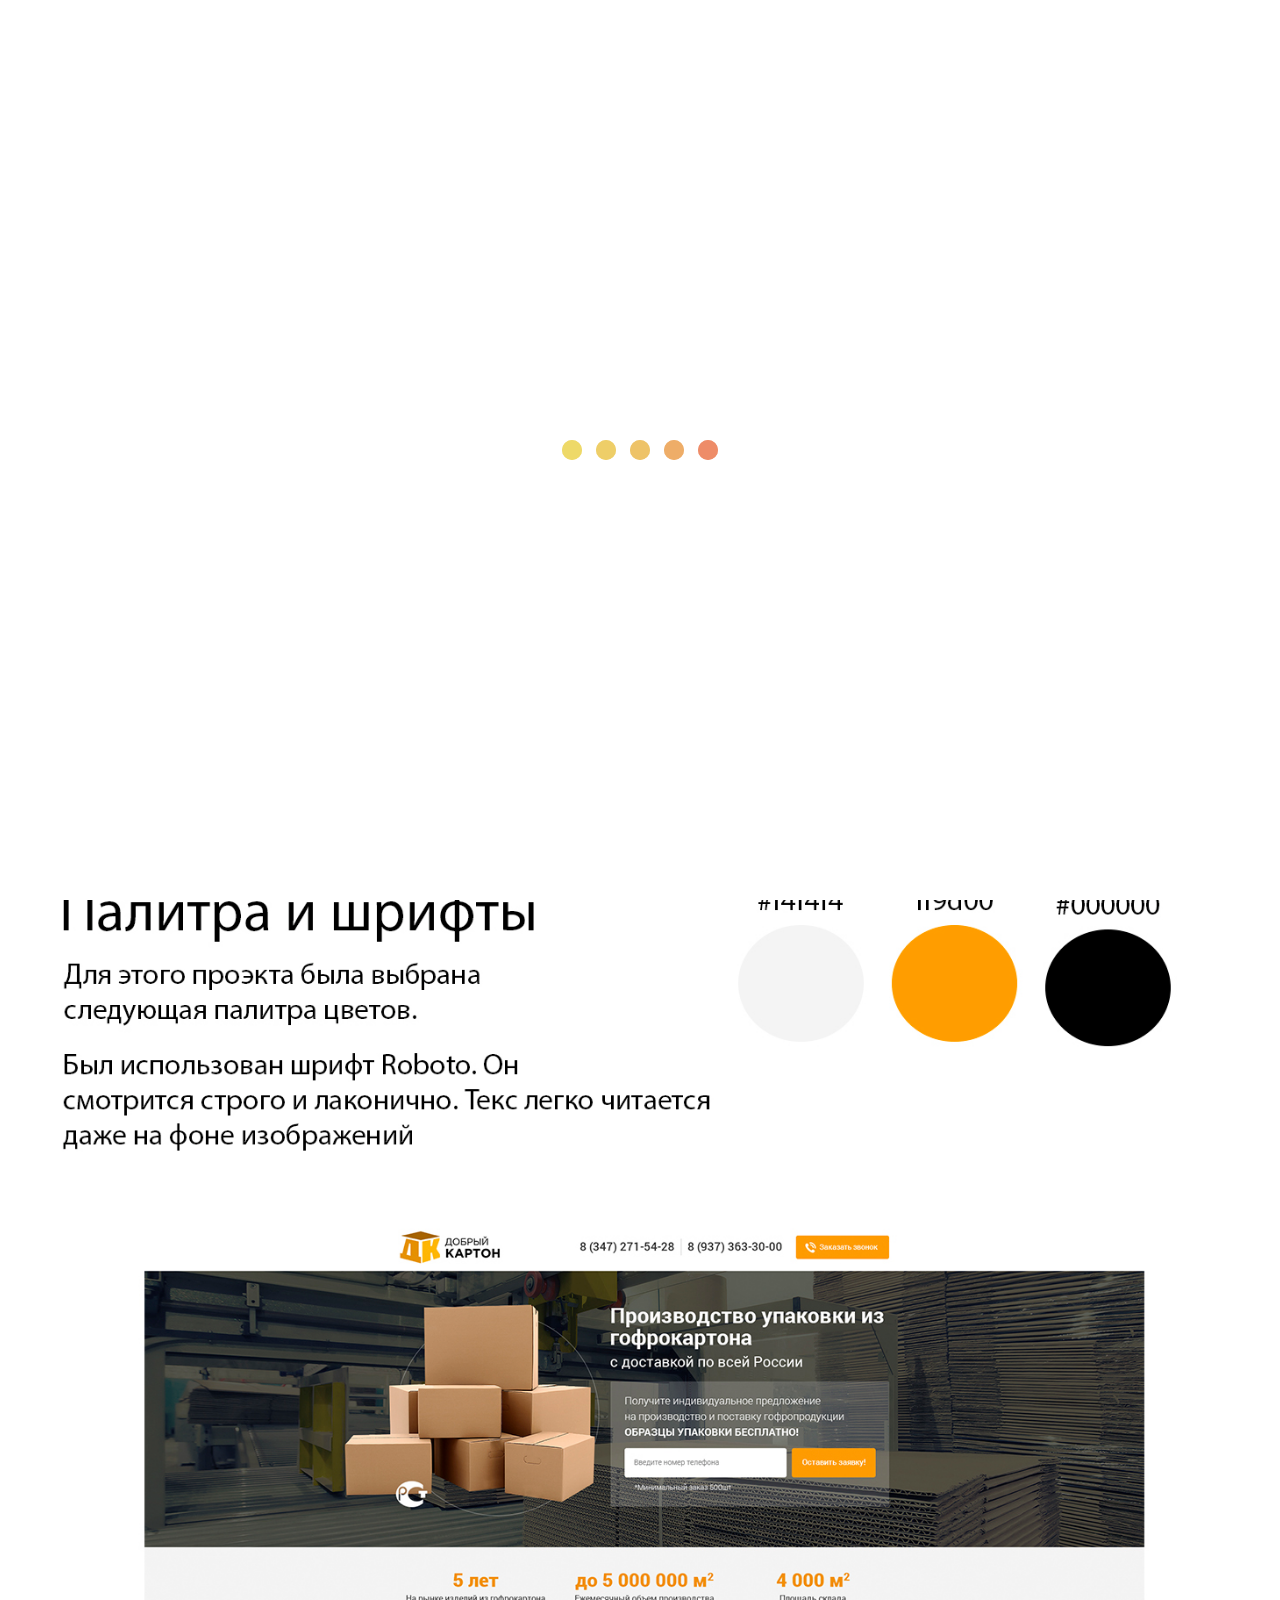
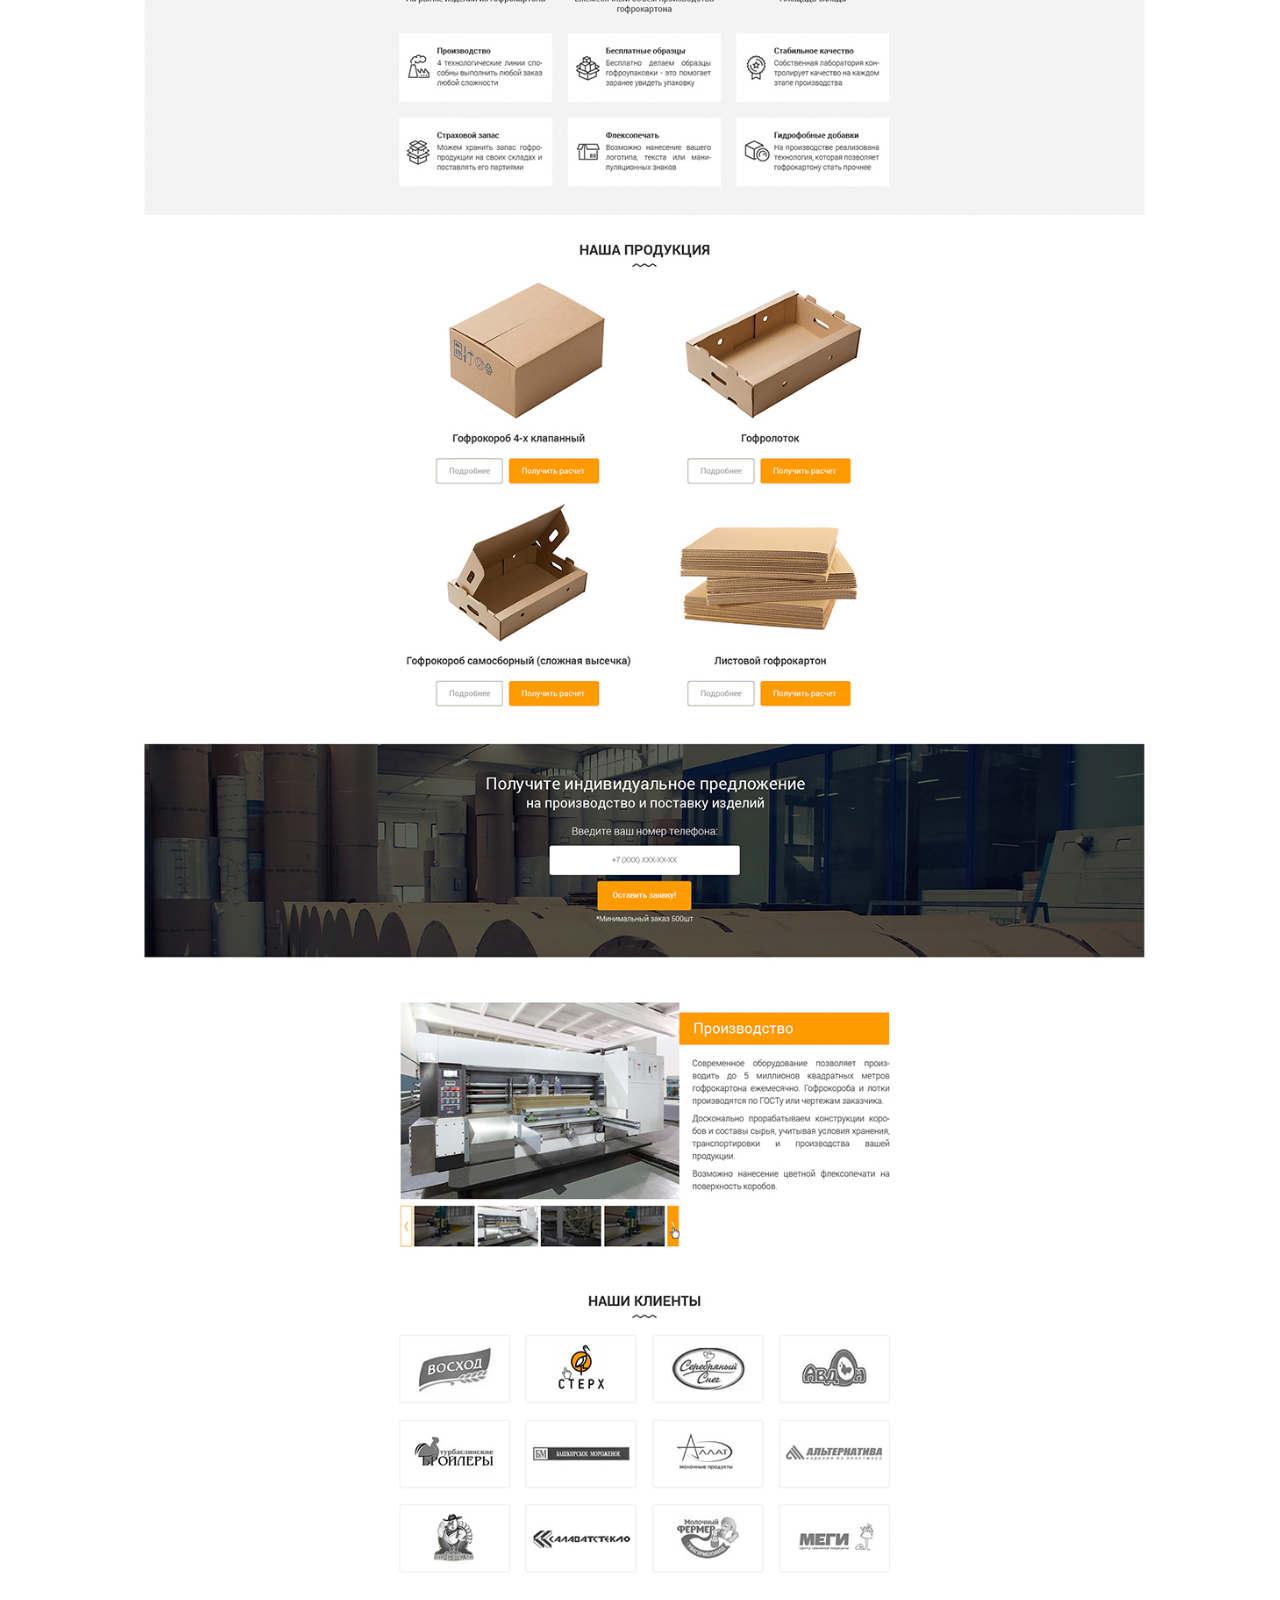
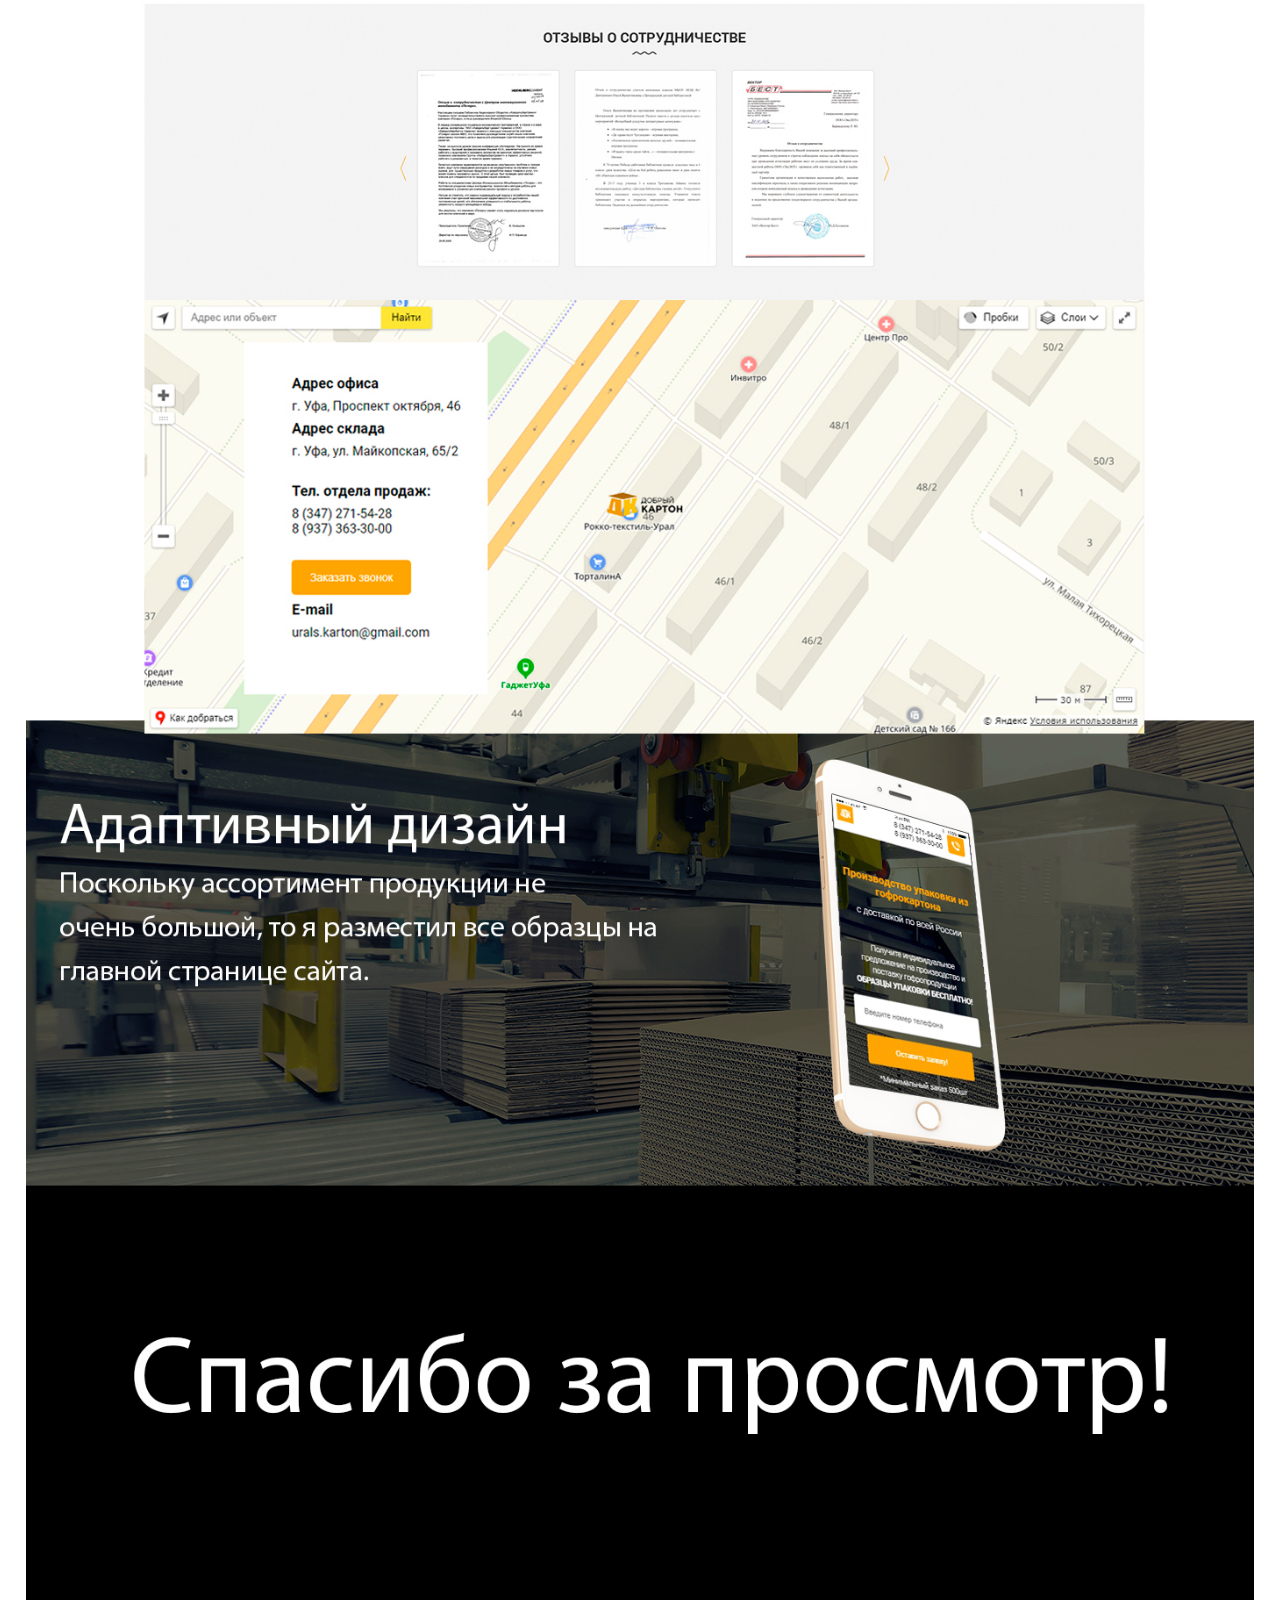
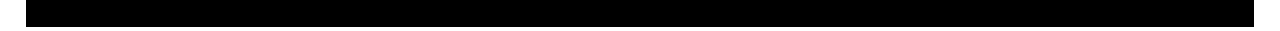
<file: Portfolio/src/work.html>
<!DOCTYPE html>
<html lang="ru">
<head>
  <meta charset="UTF-8">
  <title>Портфолио</title>
  <link rel="stylesheet" type="text/css" href="css/style.css">
  <link rel="stylesheet" type="text/css" href="css/fullpage.css">
  <link rel="shortcut icon" href="img/icon.png" type="image/png">


  <script src="https://ajax.googleapis.com/ajax/libs/jquery/3.3.1/jquery.min.js"></script>
  <script src="js/fullpage.js"></script>
  <script src="js/main-thank.js"></script>
  <script src="js/jquery.maskedinput.min.js"></script>
  <script src="js/script.js"></script>

  

 </head>
<body> 

<div class="preloader" id="preloader">
  <div class="container">
  <div class="item-1"></div>
  <div class="item-2"></div>
  <div class="item-3"></div>
  <div class="item-4"></div>
  <div class="item-5"></div>
</div>
</div>

<section id="bg_work">
    <div class="work">
      <img src="img/logo/img-1.jpg" class="work_img">
    </div>
</section>   
  


  <!-- Yandex.Metrika counter --> <script type="text/javascript" > (function(m,e,t,r,i,k,a){m[i]=m[i]||function(){(m[i].a=m[i].a||[]).push(arguments)}; m[i].l=1*new Date();k=e.createElement(t),a=e.getElementsByTagName(t)[0],k.async=1,k.src=r,a.parentNode.insertBefore(k,a)}) (window, document, "script", "https://mc.yandex.ru/metrika/tag.js", "ym"); ym(54451024, "init", { clickmap:true, trackLinks:true, accurateTrackBounce:true, webvisor:true, trackHash:true }); </script> <noscript><div><img src="https://mc.yandex.ru/watch/54451024" style="position:absolute; left:-9999px;" alt="" /></div></noscript> <!-- /Yandex.Metrika counter -->

</body>
</html>
</file>
<file: Portfolio/src/css/style.css>
.block_0 {
  display: inline-block;
  margin-right: -5px;
  width: 500px;
  height: 300px;
  background: #ff9d22;
  color: #484848;
  font-weight: 900;
  font-size: 32px;
  text-align: center;
  line-height: 298px;
  -webkit-transition: all 0.3s ease;
  -o-transition: all 0.3s ease;
  transition: all 0.3s ease;
}

.block_0:hover {
  background: #53a7ea;
}

.block_1 {
  display: inline-block;
  margin-right: -5px;
  width: 500px;
  height: 300px;
  background: #63b65b;
  color: #484848;
  font-weight: 900;
  font-size: 32px;
  text-align: center;
  line-height: 298px;
  -webkit-transition: all 0.3s ease;
  -o-transition: all 0.3s ease;
  transition: all 0.3s ease;
}

.block_1:hover {
  background: #53a7ea;
}

.block_2 {
  display: inline-block;
  margin-right: -5px;
  width: 500px;
  height: 300px;
  background: #FF3300;
  color: #484848;
  font-weight: 900;
  font-size: 32px;
  text-align: center;
  line-height: 298px;
  -webkit-transition: all 0.3s ease;
  -o-transition: all 0.3s ease;
  transition: all 0.3s ease;
}

.block_2:hover {
  background: #53a7ea;
}

.block_3 {
  display: inline-block;
  margin-right: -5px;
  width: 500px;
  height: 300px;
  background: #676470;
  color: #484848;
  font-weight: 900;
  font-size: 32px;
  text-align: center;
  line-height: 298px;
  -webkit-transition: all 0.3s ease;
  -o-transition: all 0.3s ease;
  transition: all 0.3s ease;
}

.block_3:hover {
  background: #53a7ea;
}

.block_text {
  text-decoration: none;
}

.text_block {
  font-size: 30px;
  color: #fff;
}
.button_download {
  font-size: 14px;
  background-color: #FF6363;
  border: 1px solid transparent;
  color: #ffffff;
  padding: 13px 22px;
  border-radius: 5px;
}

.button_download:hover {
  background-color: #ff7d7d;
  cursor: pointer;
}

.button_download-od {
  background-color: #fff;
  color: #373737;
  border: 1px solid rgba(55, 55, 55, 0.5);
}

.button_download-od:hover {
  background-color: #ff7d7d;
  color: #ffffff;
  border: 1px solid transparent;
  cursor: pointer;
}

.down {
  padding-top: 57px;
  padding-bottom: 73px;
}

.down-block {
  margin-bottom: 35px;
  text-align: center;
}
@media screen and (max-height: 804px) {
  .skillbar {
    margin-bottom: 10px;
  }

  .skilltext {
    font-size: 18px;
  }

  .skills {
    font-size: 34px;
  }
}

@media screen and (max-height: 804px) {
  .block_0 {
    width: 429px;
    height: 229px;
  }

  .block_1 {
    width: 429px;
    height: 229px;
  }

  .block_2 {
    width: 429px;
    height: 229px;
  }

  .block_3 {
    width: 429px;
    height: 229px;
  }

  .text_block {
    width: 429px !important;
    height: 0.1px !important;
    margin-top: -30px !important;
    color: #484848 !important;
    font-size: 27px !important;
    text-align: center !important;
  }
}

@media screen and (max-height: 804px) {
  .about_title {
    margin-top: 50px !important;
  }

  .a_title {
    font-size: 30px !important;
  }

  .contact-det {
    font-size: 19px !important;
  }

  .text0 {
    font-size: 18px !important;
  }

  .text1 {
    font-size: 18px !important;
  }

  .text2 {
    font-size: 18px !important;
  }

  .button_download {
    font-size: 12px !important;
  }

  .stat {
    font-size: 30px !important;
  }

  .stat .fa {
    font-size: 40px !important;
  }
}

@media screen and (max-height: 804px) {
  .img_portf {
    height: 68%;
  }
}

@media screen and (max-height: 804px) {
  .mail {
    margin-top: 40px !important;
  }

  .mail_lable {
    font-size: 27px !important;
  }

  .mail_text {
    font-size: 19px !important;
  }

  .form_group {
    margin: .5em 0 0.1em 0 !important;
  }

  .form_field {
    margin: .5em 0 0.1em 0 !important;
  }

  .sab-block__button {
    margin-top: 1px;
  }
}
.skillbar {
  position: relative;
  display: block;
  margin-bottom: 15px;
  width: 100%;
  background: #efefef;
  height: 35px;
  border-radius: 3px;
  -webkit-transition: 0.4s linear;
  -o-transition: 0.4s linear;
  transition: 0.4s linear;
  -webkit-transition-property: width, background-color;
  -o-transition-property: width, background-color;
  transition-property: width, background-color;
}

.skillbar-title {
  position: absolute;
  top: 0;
  left: 0;
  font-weight: bold;
  font-size: 13px;
  color: #fff;
  background: #6adcfa;
  border-top-left-radius: 3px;
  border-bottom-left-radius: 3px;
}

.skillbar-title span {
  display: block;
  background: rgba(0, 0, 0, 0.1);
  padding: 0 20px;
  height: 35px;
  line-height: 35px;
  border-top-left-radius: 3px;
  border-bottom-left-radius: 3px;
}

.skillbar-bar {
  height: 35px;
  width: 0;
  background: #6adcfa;
  border-radius: 3px;
}

.skillbar-bar-percrnt {
  position: absolute;
  right: 10px;
  top: 0;
  font-size: 11px;
  height: 35px;
  line-height: 35px;
  color: rgba(0, 0, 0, 0.5);
}

.skillbar_mid {
  margin-left: auto;
  margin-right: auto;
  max-width: 800px;
}

.skills {
  color: #484848;
  font-size: 36px;
  font-weight: bold;
}

.skilltext {
  margin-left: auto;
  margin-right: auto;
  max-width: 800px;
  font-size: 20px;
  color: #484848;
  text-align: center;
}

span {
  width: 68px;
}
html,
body {
  font-family: 'Montserrat', sans-serif;
  font-size: 16px;
  width: 100%;
  height: 100%;
  background: #242331;
  margin: 0;
  padding: 0;
}

.block_0 {
  display: inline-block;
  margin-right: -5px;
  width: 500px;
  height: 300px;
  background: #ff9d22;
  color: #484848;
  font-weight: 900;
  font-size: 32px;
  text-align: center;
  line-height: 298px;
  -webkit-transition: all 0.3s ease;
  -o-transition: all 0.3s ease;
  transition: all 0.3s ease;
}

.block_0:hover {
  background: #53a7ea;
}

.block_1 {
  display: inline-block;
  margin-right: -5px;
  width: 500px;
  height: 300px;
  background: #63b65b;
  color: #484848;
  font-weight: 900;
  font-size: 32px;
  text-align: center;
  line-height: 298px;
  -webkit-transition: all 0.3s ease;
  -o-transition: all 0.3s ease;
  transition: all 0.3s ease;
}

.block_1:hover {
  background: #53a7ea;
}

.block_2 {
  display: inline-block;
  margin-right: -5px;
  width: 500px;
  height: 300px;
  background: #FF3300;
  color: #484848;
  font-weight: 900;
  font-size: 32px;
  text-align: center;
  line-height: 298px;
  -webkit-transition: all 0.3s ease;
  -o-transition: all 0.3s ease;
  transition: all 0.3s ease;
}

.block_2:hover {
  background: #53a7ea;
}

.block_3 {
  display: inline-block;
  margin-right: -5px;
  width: 500px;
  height: 300px;
  background: #676470;
  color: #484848;
  font-weight: 900;
  font-size: 32px;
  text-align: center;
  line-height: 298px;
  -webkit-transition: all 0.3s ease;
  -o-transition: all 0.3s ease;
  transition: all 0.3s ease;
}

.block_3:hover {
  background: #53a7ea;
}

.block_text {
  text-decoration: none;
}

.text_block {
  font-size: 30px;
  color: #fff;
}

.button_download {
  font-size: 14px;
  background-color: #FF6363;
  border: 1px solid transparent;
  color: #ffffff;
  padding: 13px 22px;
  border-radius: 5px;
}

.button_download:hover {
  background-color: #ff7d7d;
  cursor: pointer;
}

.button_download-od {
  background-color: #fff;
  color: #373737;
  border: 1px solid rgba(55, 55, 55, 0.5);
}

.button_download-od:hover {
  background-color: #ff7d7d;
  color: #ffffff;
  border: 1px solid transparent;
  cursor: pointer;
}

.down {
  padding-top: 57px;
  padding-bottom: 73px;
}

.down-block {
  margin-bottom: 35px;
  text-align: center;
}

.skillbar {
  position: relative;
  display: block;
  margin-bottom: 15px;
  width: 100%;
  background: #efefef;
  height: 35px;
  border-radius: 3px;
  -webkit-transition: 0.4s linear;
  -o-transition: 0.4s linear;
  transition: 0.4s linear;
  -webkit-transition-property: width, background-color;
  -o-transition-property: width, background-color;
  transition-property: width, background-color;
}

.skillbar-title {
  position: absolute;
  top: 0;
  left: 0;
  font-weight: bold;
  font-size: 13px;
  color: #fff;
  background: #6adcfa;
  border-top-left-radius: 3px;
  border-bottom-left-radius: 3px;
}

.skillbar-title span {
  display: block;
  background: rgba(0, 0, 0, 0.1);
  padding: 0 20px;
  height: 35px;
  line-height: 35px;
  border-top-left-radius: 3px;
  border-bottom-left-radius: 3px;
}

.skillbar-bar {
  height: 35px;
  width: 0;
  background: #6adcfa;
  border-radius: 3px;
}

.skillbar-bar-percrnt {
  position: absolute;
  right: 10px;
  top: 0;
  font-size: 11px;
  height: 35px;
  line-height: 35px;
  color: rgba(0, 0, 0, 0.5);
}

.skillbar_mid {
  margin-left: auto;
  margin-right: auto;
  max-width: 800px;
}

.skills {
  color: #484848;
  font-size: 36px;
  font-weight: bold;
}

.skilltext {
  margin-left: auto;
  margin-right: auto;
  max-width: 800px;
  font-size: 20px;
  color: #484848;
  text-align: center;
}

span {
  width: 68px;
}

@media screen and (max-height: 804px) {
  .skillbar {
    margin-bottom: 10px;
  }

  .skilltext {
    font-size: 18px;
  }

  .skills {
    font-size: 34px;
  }
}

@media screen and (max-height: 804px) {
  .block_0 {
    width: 429px;
    height: 229px;
  }

  .block_1 {
    width: 429px;
    height: 229px;
  }

  .block_2 {
    width: 429px;
    height: 229px;
  }

  .block_3 {
    width: 429px;
    height: 229px;
  }

  .text_block {
    width: 429px !important;
    height: 0.1px !important;
    margin-top: -30px !important;
    color: #484848 !important;
    font-size: 27px !important;
    text-align: center !important;
  }
}

@media screen and (max-height: 804px) {
  .about_title {
    margin-top: 50px !important;
  }

  .a_title {
    font-size: 30px !important;
  }

  .contact-det {
    font-size: 19px !important;
  }

  .text0 {
    font-size: 18px !important;
  }

  .text1 {
    font-size: 18px !important;
  }

  .text2 {
    font-size: 18px !important;
  }

  .button_download {
    font-size: 12px !important;
  }

  .stat {
    font-size: 30px !important;
  }

  .stat .fa {
    font-size: 40px !important;
  }
}

@media screen and (max-height: 804px) {
  .img_portf {
    height: 68%;
  }
}

@media screen and (max-height: 804px) {
  .mail {
    margin-top: 40px !important;
  }

  .mail_lable {
    font-size: 27px !important;
  }

  .mail_text {
    font-size: 19px !important;
  }

  .form_group {
    margin: .5em 0 0.1em 0 !important;
  }

  .form_field {
    margin: .5em 0 0.1em 0 !important;
  }

  .sab-block__button {
    margin-top: 1px;
  }
}

.fp-viewing-Page {
  background: #f2e1b3;
}

.yor {
  font-size: 35px;
  font-family: 'Montserrat', sans-serif;
  color: #373737;
}

.contact {
  margin-left: auto;
  margin-right: auto;
  max-width: 800px;
  font-size: 28px;
  font-family: 'Montserrat', sans-serif;
  color: #373737;
}

.thank {
  font-size: 35px;
  font-family: 'Montserrat', sans-serif;
  color: #373737;
}

.buttons {
  font-size: 14px;
  background-color: #FF6363;
  border: 1px solid transparent;
  color: #ffffff;
  padding: 13px 22px;
  border-radius: 5px;
}

.buttons:hover {
  background-color: #ff7d7d;
  cursor: pointer;
}

.buttons-o {
  background-color: #f2e1b3;
  color: #373737;
  border: 1px solid rgba(55, 55, 55, 0.5);
}

.buttons-o:hover {
  background-color: #ff7d7d;
  color: #ffffff;
  border: 1px solid transparent;
  cursor: pointer;
}

.thank {
  padding-top: 57px;
  padding-bottom: 73px;
}

.thank-block {
  margin-bottom: 35px;
  text-align: center;
}

.thank-block__button {
  margin-right: 12px;
}

.contact {
  display: none;
}

.contact.open {
  display: block;
}

.button_thank.open {
  display: none;
}

img {
  margin-right: 8px;
}

#bg_work {
  background-color: #fff;
}

.work {
  position: relative;
  width: 96%;
  margin: 0 auto;
  text-align: center;
}

.work_img {
  width: 100%;
  height: auto;
}

#section0 {
  display: table;
  width: 100%;
  height: auto;
  text-align: center;
  color: white;
  background-size: cover;
  -o-background-size: cover;
}

.brand_heading {
  font-size: 130px;
  font-family: 'Montserrat', sans-serif;
  font-weight: 700;
  color: #fff;
}

.rotate {
  -webkit-transform: rotate(360deg);
  -moz-transform: rotate(360deg);
  -o-transform: rotate(360deg);
  -webkit-transition-duration: 0.8s;
  -o-transition-duration: 0.8s;
  transition-duration: 0.8s;
  -webkit-transition-property: -webkit-transform;
  transition-property: -webkit-transform;
  -o-transition-property: transform;
  transition-property: transform;
  transition-property: transform, -webkit-transform;
  overflow: hidden;
}

.intro-text {
  font-size: 35px;
  font-family: 'Montserrat', sans-serif;
}

.mouse-warp {
  margin: 40px auto;
  display: block;
  width: 28px;
  opacity: 0.5;
}

.mouse {
  height: 50px;
  border: 2px solid #fff;
  border-radius: 14px;
}

.scroll {
  width: 4px;
  height: 4px;
  border-radius: 2px;
  background: #fff;
  position: relative;
  left: 10px;
  -webkit-animation: scrolls 1.3s ease-out infinite;
}

@-webkit-keyframes scrolls {
  0% {
    top: 8px;
    opacity: 0;
    -webkit-transform: scaleY(1) scaleX(1);
  }

  5% {
    top: 8px;
    opacity: 0.8;
    -webkit-transform: scaleY(1.2) scaleX(1.2);
  }

  10% {
    top: 8px;
    opacity: 1;
    -webkit-transform: scaleY(1.6) scaleX(1.6);
  }

  15% {
    top: 8px;
    opacity: 1;
    -webkit-transform: scaleY(1.2) scaleX(1.2);
  }

  20% {
    top: 8px;
    opacity: 1;
    -webkit-transform: scaleY(1.2) scaleX(1.2);
  }

  30% {
    top: 15px;
    opacity: 1;
    -webkit-transform: scaleY(1.2) scaleX(1.2);
  }

  100% {
    top: 30px;
    opacity: 0;
    -webkit-transform: scaleY(1.2) scaleX(0.8);
  }
}

.preloader {
  -webkit-box-align: center;
  -webkit-align-items: center;
  -ms-flex-align: center;
  align-items: center;
  background-color: #fff;
  display: -webkit-flex;
  display: -moz-flex;
  display: -ms-flex;
  display: -o-flex;
  display: -webkit-box;
  display: -ms-flexbox;
  display: flex;
  -webkit-box-pack: center;
  -webkit-justify-content: center;
  -ms-flex-pack: center;
  justify-content: center;
  height: 100%;
  width: 100%;
  position: fixed;
  z-index: 999;
}

.container {
  display: -webkit-box;
  display: -webkit-flex;
  display: -ms-flexbox;
  display: flex;
  -webkit-box-pack: center;
  -webkit-justify-content: center;
  -ms-flex-pack: center;
  justify-content: center;
  -webkit-box-align: center;
  -webkit-align-items: center;
  -ms-flex-align: center;
  align-items: center;
  height: 100vh;
  -webkit-animation-delay: 1s;
  animation-delay: 1s;
  z-index: 99999;
}

.item-1 {
  width: 20px;
  height: 20px;
  background: #f583a1;
  border-radius: 50%;
  background-color: #eed968;
  margin: 7px;
  display: -webkit-box;
  display: -webkit-flex;
  display: -ms-flexbox;
  display: flex;
  -webkit-box-pack: center;
  -webkit-justify-content: center;
  -ms-flex-pack: center;
  justify-content: center;
  -webkit-box-align: center;
  -webkit-align-items: center;
  -ms-flex-align: center;
  align-items: center;
}

@-webkit-keyframes scale {
  0% {
    -webkit-transform: scale(1);
    transform: scale(1);
  }

  50%, 75% {
    -webkit-transform: scale(2.5);
    transform: scale(2.5);
  }

  78%, 100% {
    opacity: 0;
  }
}

@keyframes scale {
  0% {
    -webkit-transform: scale(1);
    transform: scale(1);
  }

  50%, 75% {
    -webkit-transform: scale(2.5);
    transform: scale(2.5);
  }

  78%, 100% {
    opacity: 0;
  }
}

.item-1:before {
  content: '';
  width: 20px;
  height: 20px;
  border-radius: 50%;
  background-color: #eed968;
  opacity: 0.7;
  -webkit-animation: scale 2s infinite cubic-bezier(0, 0, 0.49, 1.02);
  animation: scale 2s infinite cubic-bezier(0, 0, 0.49, 1.02);
  -webkit-animation-delay: 200ms;
  animation-delay: 200ms;
  -webkit-transition: 0.5s all ease;
  -o-transition: 0.5s all ease;
  transition: 0.5s all ease;
  -webkit-transform: scale(1);
  -ms-transform: scale(1);
  transform: scale(1);
}

.item-2 {
  width: 20px;
  height: 20px;
  background: #f583a1;
  border-radius: 50%;
  background-color: #eece68;
  margin: 7px;
  display: -webkit-box;
  display: -webkit-flex;
  display: -ms-flexbox;
  display: flex;
  -webkit-box-pack: center;
  -webkit-justify-content: center;
  -ms-flex-pack: center;
  justify-content: center;
  -webkit-box-align: center;
  -webkit-align-items: center;
  -ms-flex-align: center;
  align-items: center;
}

@keyframes scale {
  0% {
    -webkit-transform: scale(1);
    transform: scale(1);
  }

  50%, 75% {
    -webkit-transform: scale(2.5);
    transform: scale(2.5);
  }

  78%, 100% {
    opacity: 0;
  }
}

.item-2:before {
  content: '';
  width: 20px;
  height: 20px;
  border-radius: 50%;
  background-color: #eece68;
  opacity: 0.7;
  -webkit-animation: scale 2s infinite cubic-bezier(0, 0, 0.49, 1.02);
  animation: scale 2s infinite cubic-bezier(0, 0, 0.49, 1.02);
  -webkit-animation-delay: 400ms;
  animation-delay: 400ms;
  -webkit-transition: 0.5s all ease;
  -o-transition: 0.5s all ease;
  transition: 0.5s all ease;
  -webkit-transform: scale(1);
  -ms-transform: scale(1);
  transform: scale(1);
}

.item-3 {
  width: 20px;
  height: 20px;
  background: #f583a1;
  border-radius: 50%;
  background-color: #eec368;
  margin: 7px;
  display: -webkit-box;
  display: -webkit-flex;
  display: -ms-flexbox;
  display: flex;
  -webkit-box-pack: center;
  -webkit-justify-content: center;
  -ms-flex-pack: center;
  justify-content: center;
  -webkit-box-align: center;
  -webkit-align-items: center;
  -ms-flex-align: center;
  align-items: center;
}

@keyframes scale {
  0% {
    -webkit-transform: scale(1);
    transform: scale(1);
  }

  50%, 75% {
    -webkit-transform: scale(2.5);
    transform: scale(2.5);
  }

  78%, 100% {
    opacity: 0;
  }
}

.item-3:before {
  content: '';
  width: 20px;
  height: 20px;
  border-radius: 50%;
  background-color: #eec368;
  opacity: 0.7;
  -webkit-animation: scale 2s infinite cubic-bezier(0, 0, 0.49, 1.02);
  animation: scale 2s infinite cubic-bezier(0, 0, 0.49, 1.02);
  -webkit-animation-delay: 600ms;
  animation-delay: 600ms;
  -webkit-transition: 0.5s all ease;
  -o-transition: 0.5s all ease;
  transition: 0.5s all ease;
  -webkit-transform: scale(1);
  -ms-transform: scale(1);
  transform: scale(1);
}

.item-4 {
  width: 20px;
  height: 20px;
  background: #f583a1;
  border-radius: 50%;
  background-color: #eead68;
  margin: 7px;
  display: -webkit-box;
  display: -webkit-flex;
  display: -ms-flexbox;
  display: flex;
  -webkit-box-pack: center;
  -webkit-justify-content: center;
  -ms-flex-pack: center;
  justify-content: center;
  -webkit-box-align: center;
  -webkit-align-items: center;
  -ms-flex-align: center;
  align-items: center;
}

@keyframes scale {
  0% {
    -webkit-transform: scale(1);
    transform: scale(1);
  }

  50%, 75% {
    -webkit-transform: scale(2.5);
    transform: scale(2.5);
  }

  78%, 100% {
    opacity: 0;
  }
}

.item-4:before {
  content: '';
  width: 20px;
  height: 20px;
  border-radius: 50%;
  background-color: #eead68;
  opacity: 0.7;
  -webkit-animation: scale 2s infinite cubic-bezier(0, 0, 0.49, 1.02);
  animation: scale 2s infinite cubic-bezier(0, 0, 0.49, 1.02);
  -webkit-animation-delay: 800ms;
  animation-delay: 800ms;
  -webkit-transition: 0.5s all ease;
  -o-transition: 0.5s all ease;
  transition: 0.5s all ease;
  -webkit-transform: scale(1);
  -ms-transform: scale(1);
  transform: scale(1);
}

.item-5 {
  width: 20px;
  height: 20px;
  background: #f583a1;
  border-radius: 50%;
  background-color: #ee8c68;
  margin: 7px;
  display: -webkit-box;
  display: -webkit-flex;
  display: -ms-flexbox;
  display: flex;
  -webkit-box-pack: center;
  -webkit-justify-content: center;
  -ms-flex-pack: center;
  justify-content: center;
  -webkit-box-align: center;
  -webkit-align-items: center;
  -ms-flex-align: center;
  align-items: center;
}

@keyframes scale {
  0% {
    -webkit-transform: scale(1);
    transform: scale(1);
  }

  50%, 75% {
    -webkit-transform: scale(2.5);
    transform: scale(2.5);
  }

  78%, 100% {
    opacity: 0;
  }
}

.item-5:before {
  content: '';
  width: 20px;
  height: 20px;
  border-radius: 50%;
  background-color: #ee8c68;
  opacity: 0.7;
  -webkit-animation: scale 2s infinite cubic-bezier(0, 0, 0.49, 1.02);
  animation: scale 2s infinite cubic-bezier(0, 0, 0.49, 1.02);
  -webkit-animation-delay: 1000ms;
  animation-delay: 1000ms;
  -webkit-transition: 0.5s all ease;
  -o-transition: 0.5s all ease;
  transition: 0.5s all ease;
  -webkit-transform: scale(1);
  -ms-transform: scale(1);
  transform: scale(1);
}

.section {
  text-align: center;
}

#menu li {
  display: inline-block;
  margin: 15px;
  color: #000;
  border-right: 10px;
}

#menu {
  z-index: 99;
  position: absolute;
  right: 6%;
}

.footer_text {
  color: #fff;
  z-index: 200;
}

.text_color {
  font-family: 'Montserrat', sans-serif;
  color: #0c2125;
  text-transform: uppercase;
  text-decoration: none;
  position: relative;
  font-size: 15px;
}

.text_color::before {
  content: '';
  bottom: 0;
  right: 0;
  position: absolute;
  width: 0%;
  height: 2px;
  background-color: #000;
  -webkit-transition: 0.2s;
  -o-transition: 0.2s;
  transition: 0.2s;
}

.text_color:hover:before {
  width: 100%;
  left: 0;
}

.section {
  text-align: center;
}

#section0 .bg {
  background: #3baa36;
  z-index: 10;
}

#section1 .bg {
  background: #87bfe4;
  z-index: 9;
}

#section2 .bg {
  background: #f5f2de;
  z-index: 8;
}

#section3 .bg {
  background: #2B2B2B;
  z-index: 7;
}

#section4 .bg {
  background: #fff;
  z-index: 6;
}

#section5 .bg {
  background: #fff;
  z-index: 5;
}

#section6 .bg {
  background: #242331;
  z-index: 4;
}

.section .bg {
  background: inherit;
  border-radius: 50%;
  position: absolute;
  height: -webkit-calc(100% - 1%);
  height: calc(100% - 1%);
  -webkit-transform: scaleX(1.3);
  -ms-transform: scaleX(1.3);
  transform: scaleX(1.3);
  top: 0;
  left: -15%;
  right: 0;
  width: 130%;
  -webkit-transition: border-radius 300ms linear 0s;
  -o-transition: border-radius 300ms linear 0s;
  transition: border-radius 300ms linear 0s;
}

.section.active .bg {
  -webkit-transition: border-radius 500ms linear 410ms;
  -o-transition: border-radius 500ms linear 410ms;
  transition: border-radius 500ms linear 410ms;
}

.section .bg:after {
  content: '';
  width: 100%;
  position: absolute;
  top: -50%;
  height: 100%;
  left: 0;
  background: inherit;
}

.remove-circle .bg {
  border-radius: 0 !important;
}

.content {
  z-index: 99;
  position: relative;
}

.fp-viewing-0rdPage .text_color {
  color: #fff;
}

.fp-viewing-0rdPage .text_color::before {
  content: '';
  bottom: 0;
  right: 0;
  position: absolute;
  width: 0%;
  height: 2px;
  background-color: #fff;
  -webkit-transition: 0.2s;
  -o-transition: 0.2s;
  transition: 0.2s;
}

.fp-viewing-0rdPage .text_color:hover:before {
  width: 100%;
  left: 0;
}

.fp-viewing-3rdPage .text_color {
  color: #fff;
}

.fp-viewing-3rdPage .text_color::before {
  content: '';
  bottom: 0;
  right: 0;
  position: absolute;
  width: 0%;
  height: 2px;
  background-color: #fff;
  -webkit-transition: 0.2s;
  -o-transition: 0.2s;
  transition: 0.2s;
}

.fp-viewing-3rdPage .text_color:hover:before {
  width: 100%;
  left: 0;
}

.fp-viewing-5rdPage .bg {
  border-radius: 0% !important;
  height: -webkit-calc(100% - 0%);
  height: calc(100% - 0%);
}

.fp-viewing-6rdPage .bg {
  border-radius: 0% !important;
  top: 3px !important;
  z-index: -1 !important;
}

.fp-viewing-1rdPage .fp-tooltip.fp-right {
  color: #333 !important;
}

.fp-viewing-2rdPage .fp-tooltip.fp-right {
  color: #333 !important;
}

.fp-viewing-5rdPage .fp-tooltip.fp-right {
  color: #333 !important;
}

.fp-viewing-6rdPage .fp-tooltip.fp-right {
  color: #333 !important;
}

.fp-viewing-0rdPage #fp-nav ul li a span {
  background: #fff !important;
  -webkit-transition: 0.2s !important;
  -o-transition: 0.2s !important;
  transition: 0.2s !important;
}

.fp-viewing-1rdPage #fp-nav ul li a span {
  background: #333 !important;
  -webkit-transition: 0.2s !important;
  -o-transition: 0.2s !important;
  transition: 0.2s !important;
}

.fp-viewing-2rdPage #fp-nav ul li a span {
  background: #333 !important;
  -webkit-transition: 0.2s !important;
  -o-transition: 0.2s !important;
  transition: 0.2s !important;
}

.fp-viewing-3rdPage #fp-nav ul li a span {
  background: #fff !important;
  -webkit-transition: 0.2s !important;
  -o-transition: 0.2s !important;
  transition: 0.2s !important;
}

.fp-viewing-4rdPage-0 .fp-tooltip.fp-right {
  display: none !important;
}

.fp-viewing-4rdPage-1 .fp-tooltip.fp-right {
  display: none !important;
}

.fp-viewing-4rdPage-2 .fp-tooltip.fp-right {
  display: none !important;
}

.fp-viewing-4rdPage-3 .fp-tooltip.fp-right {
  display: none !important;
}

.fp-viewing-4rdPage-4 .fp-tooltip.fp-right {
  display: none !important;
}

.fp-controlArrow.fp-prev {
  border-color: transparent #FF6363 transparent transparent !important;
  left: 45px !important;
}

.fp-controlArrow.fp-next {
  border-color: transparent transparent transparent #FF6363 !important;
  right: 45px !important;
}

.fp-tooltip.fp-right {
  font-family: 'Montserrat', sans-serif !important;
  text-transform: uppercase !important;
  font-size: 15px !important;
}

.mail {
  margin-left: auto;
  margin-right: auto;
  max-width: 800px;
}

.mail_lable {
  color: #484848;
  font-size: 36px;
}

.mail_text {
  font-size: 20px;
  color: #484848;
}

.form_group {
  border: 2px solid rgba(0, 0, 0, 0.27);
  width: 100%;
  max-width: 100%;
  font-size: 16px;
  padding: 1em;
  margin: .5em 0 2em 0;
  font-weight: bold;
}

.form_field {
  resize: none;
  border: 2px solid rgba(0, 0, 0, 0.27);
  width: 100%;
  max-width: 100%;
  font-size: 17px;
  padding: 1em;
  margin: .5em 0 2em 0;
  font-weight: bold;
}

.contact-form {
  margin-left: auto;
  margin-right: auto;
  max-width: 800px;
}

.submit {
  outline: none;
  padding: 12px;
  min-width: 200px;
  border-radius: 2px;
  border: 2px solid #FF6363;
  text-align: center;
  font-size: 1em;
  color: #FF6363;
  background-color: white;
  text-decoration: none;
  text-transform: uppercase;
  font-weight: bold;
}

.submit::hover {
  content: '';
  bottom: 0;
  right: 0;
  position: absolute;
  width: 0%;
  height: 2px;
  background: red;
  -webkit-transition: 0.2s;
  -o-transition: 0.2s;
  transition: 0.2s;
}

.button {
  font-size: 14px;
  background-color: #FF6363;
  border: 1px solid transparent;
  color: #ffffff;
  padding: 13px 22px;
  border-radius: 5px;
}

.button:hover {
  background-color: #ff7d7d;
  cursor: pointer;
}

.button-o {
  background-color: transparent;
  color: #373737;
  border: 1px solid rgba(55, 55, 55, 0.5);
}

.button-o:hover {
  background-color: #ff7d7d;
  color: #ffffff;
  border: 1px solid transparent;
  cursor: pointer;
}

.sab {
  padding-top: 57px;
  padding-bottom: 73px;
}

.sab-block {
  margin-bottom: 35px;
  text-align: center;
}

.sab-block__button {
  margin-right: 12px;
}

.some-form__line-required input[type="name"],
.some-form__line-required input[type="tel"],
.some-form__line-required input[type="email"] {
  border-color: #f45a57;
}

.some-form__line-required textarea[type="message"] {
  border-color: #f45a57;
}

.some-form__line-required .some-form__hint {
  opacity: 1;
  z-index: auto;
}

.work_title {
  color: #484848;
  font-size: 36px;
}

.w_title {
  color: #484848;
  font-size: 36px;
}

.about_title {
  color: #fff;
  font-size: 36px;
}

.a_title {
  color: #fff;
  font-size: 36px;
}

.three_columns {
  display: inline-block;
  vertical-align: top;
  text-align: left;
  padding: 0 3em;
}

.profile-pic {
  position: relative;
  width: 120px;
  height: 120px;
  border-radius: 100%;
}

.text {
  width: -webkit-calc(50% - 54px);
  width: calc(50% - 54px);
  display: inline-block;
  border-radius: 5px 5px 0 0;
  text-align: left;
  margin-right: 54px;
}

.text0 {
  font-size: 20px;
  color: #7A7A7A;
}

.text1 {
  font-size: 25px;
  color: #fff;
}

.text2 {
  font-size: 20px;
  color: #bbb;
}

.contacts {
  display: inline-block;
  vertical-align: top;
  text-align: left;
}

.button_downloads {
  display: inline-block;
  text-align: left;
  margin-left: 54px;
  margin-top: 90px;
}

.contact-det {
  color: #fff;
  font-family: 'Montserrat', sans-serif;
}

.load_img {
  float: left;
  margin-top: 6px;
}

.stat {
  color: #7A7A7A;
  margin: 25px;
  display: inline-block;
  text-align: center;
  font-size: 35px;
  font-weight: 700;
  font-family: 'Montserrat', sans-serif;
  text-transform: lowercase;
}

.stat .fa {
  color: #fff;
  font-size: 50px;
}

.stats_img {
  color: #7A7A7A;
  font-size: 14px;
}

.text_block {
  margin-top: 0px;
  text-align: center;
  color: #484848;
  font-size: 30px;
  font-weight: 900;
}
.fp-viewing-Page {
  background: #f2e1b3;
}

.yor {
  font-size: 35px;
  font-family: 'Montserrat', sans-serif;
  color: #373737;
}

.contact {
  margin-left: auto;
  margin-right: auto;
  max-width: 800px;
  font-size: 28px;
  font-family: 'Montserrat', sans-serif;
  color: #373737;
}

.thank {
  font-size: 35px;
  font-family: 'Montserrat', sans-serif;
  color: #373737;
}

.buttons {
  font-size: 14px;
  background-color: #FF6363;
  border: 1px solid transparent;
  color: #ffffff;
  padding: 13px 22px;
  border-radius: 5px;
}

.buttons:hover {
  background-color: #ff7d7d;
  cursor: pointer;
}

.buttons-o {
  background-color: #f2e1b3;
  color: #373737;
  border: 1px solid rgba(55, 55, 55, 0.5);
}

.buttons-o:hover {
  background-color: #ff7d7d;
  color: #ffffff;
  border: 1px solid transparent;
  cursor: pointer;
}

.thank {
  padding-top: 57px;
  padding-bottom: 73px;
}

.thank-block {
  margin-bottom: 35px;
  text-align: center;
}

.thank-block__button {
  margin-right: 12px;
}

.contact {
  display: none;
}

.contact.open {
  display: block;
}

.button_thank.open {
  display: none;
}

img {
  margin-right: 8px;
}
#bg_work {
  background-color: #fff;
}

.work {
  position: relative;
  width: 96%;
  margin: 0 auto;
  text-align: center;
}

.work_img {
  width: 100%;
  height: auto;
}
</file>
<file: Portfolio/src/css/fullpage.css>
/*!
 * fullPage 3.0.4
 * https://github.com/alvarotrigo/fullPage.js
 *
 * @license GPLv3 for open source use only
 * or Fullpage Commercial License for commercial use
 * http://alvarotrigo.com/fullPage/pricing/
 *
 * Copyright (C) 2018 http://alvarotrigo.com/fullPage - A project by Alvaro Trigo
 */
html.fp-enabled,
.fp-enabled body {
    margin: 0;
    padding: 0;
    overflow:hidden;

    /*Avoid flicker on slides transitions for mobile phones #336 */
    -webkit-tap-highlight-color: rgba(0,0,0,0);
}
.fp-section {
    position: relative;
    -webkit-box-sizing: border-box; /* Safari<=5 Android<=3 */
    -moz-box-sizing: border-box; /* <=28 */
    box-sizing: border-box;
}
.fp-slide {
    float: left;
}
.fp-slide, .fp-slidesContainer {
    height: 100%;
    display: block;
}
.fp-slides {
    z-index:1;
    height: 100%;
    overflow: hidden;
    position: relative;
    -webkit-transition: all 0.3s ease-out; /* Safari<=6 Android<=4.3 */
    transition: all 0.3s ease-out;
}
.fp-section.fp-table, .fp-slide.fp-table {
    display: table;
    table-layout:fixed;
    width: 100%;
}
.fp-tableCell {
    display: table-cell;
    vertical-align: middle;
    width: 100%;
    height: 100%;
}
.fp-slidesContainer {
    float: left;
    position: relative;
}
.fp-controlArrow {
    -webkit-user-select: none; /* webkit (safari, chrome) browsers */
    -moz-user-select: none; /* mozilla browsers */
    -khtml-user-select: none; /* webkit (konqueror) browsers */
    -ms-user-select: none; /* IE10+ */
    position: absolute;
    z-index: 4;
    top: 50%;
    cursor: pointer;
    width: 0;
    height: 0;
    border-style: solid;
    margin-top: -38px;
    -webkit-transform: translate3d(0,0,0);
    -ms-transform: translate3d(0,0,0);
    transform: translate3d(0,0,0);
}
.fp-controlArrow.fp-prev {
    left: 15px;
    width: 0;
    border-width: 38.5px 34px 38.5px 0;
    border-color: transparent #fff transparent transparent;
}
.fp-controlArrow.fp-next {
    right: 15px;
    border-width: 38.5px 0 38.5px 34px;
    border-color: transparent transparent transparent #fff;
}
.fp-scrollable {
    overflow: hidden;
    position: relative;
}
.fp-scroller{
    overflow: hidden;
}
.iScrollIndicator{
    border: 0 !important;
}
.fp-notransition {
    -webkit-transition: none !important;
    transition: none !important;
}
#fp-nav {
    position: fixed;
    z-index: 100;
    margin-top: -32px;
    top: 50%;
    opacity: 1;
    -webkit-transform: translate3d(0,0,0);
}
#fp-nav.fp-right {
    right: 17px;
}
#fp-nav.fp-left {
    left: 17px;
}
.fp-slidesNav{
    position: absolute;
    z-index: 4;
    opacity: 1;
    -webkit-transform: translate3d(0,0,0);
    -ms-transform: translate3d(0,0,0);
    transform: translate3d(0,0,0);
    left: 0 !important;
    right: 0;
    margin: 0 auto !important;
}
.fp-slidesNav.fp-bottom {
    bottom: 17px;
}
.fp-slidesNav.fp-top {
    top: 17px;
}
#fp-nav ul,
.fp-slidesNav ul {
  margin: 0;
  padding: 0;
}
#fp-nav ul li,
.fp-slidesNav ul li {
    display: block;
    width: 14px;
    height: 13px;
    margin: 7px;
    position:relative;
}
.fp-slidesNav ul li {
    display: inline-block;
}
#fp-nav ul li a,
.fp-slidesNav ul li a {
    display: block;
    position: relative;
    z-index: 1;
    width: 100%;
    height: 100%;
    cursor: pointer;
    text-decoration: none;
}
#fp-nav ul li a.active span,
.fp-slidesNav ul li a.active span,
#fp-nav ul li:hover a.active span,
.fp-slidesNav ul li:hover a.active span{
    height: 12px;
    width: 12px;
    margin: -6px 0 0 -6px;
    border-radius: 100%;
 }
#fp-nav ul li a span,
.fp-slidesNav ul li a span {
    border-radius: 50%;
    position: absolute;
    z-index: 1;
    height: 4px;
    width: 4px;
    border: 0;
    background: #333;
    left: 50%;
    top: 50%;
    margin: -2px 0 0 -2px;
    -webkit-transition: all 0.1s ease-in-out;
    -moz-transition: all 0.1s ease-in-out;
    -o-transition: all 0.1s ease-in-out;
    transition: all 0.1s ease-in-out;
}
#fp-nav ul li:hover a span,
.fp-slidesNav ul li:hover a span{
    width: 10px;
    height: 10px;
    margin: -5px 0px 0px -5px;
}
#fp-nav ul li .fp-tooltip {
    position: absolute;
    top: -2px;
    color: #fff;
    font-size: 14px;
    font-family: arial, helvetica, sans-serif;
    white-space: nowrap;
    max-width: 220px;
    overflow: hidden;
    display: block;
    opacity: 0;
    width: 0;
    cursor: pointer;
}
#fp-nav ul li:hover .fp-tooltip,
#fp-nav.fp-show-active a.active + .fp-tooltip {
    -webkit-transition: opacity 0.2s ease-in;
    transition: opacity 0.2s ease-in;
    width: auto;
    opacity: 1;
}
#fp-nav ul li .fp-tooltip.fp-right {
    right: 20px;
}
#fp-nav ul li .fp-tooltip.fp-left {
    left: 20px;
}
.fp-auto-height.fp-section,
.fp-auto-height .fp-slide,
.fp-auto-height .fp-tableCell{
    height: auto !important;
}

.fp-responsive .fp-auto-height-responsive.fp-section,
.fp-responsive .fp-auto-height-responsive .fp-slide,
.fp-responsive .fp-auto-height-responsive .fp-tableCell {
    height: auto !important;
}

/*Only display content to screen readers*/
.fp-sr-only{
    position: absolute;
    width: 1px;
    height: 1px;
    padding: 0;
    overflow: hidden;
    clip: rect(0, 0, 0, 0);
    white-space: nowrap;
    border: 0;
}
</file>
